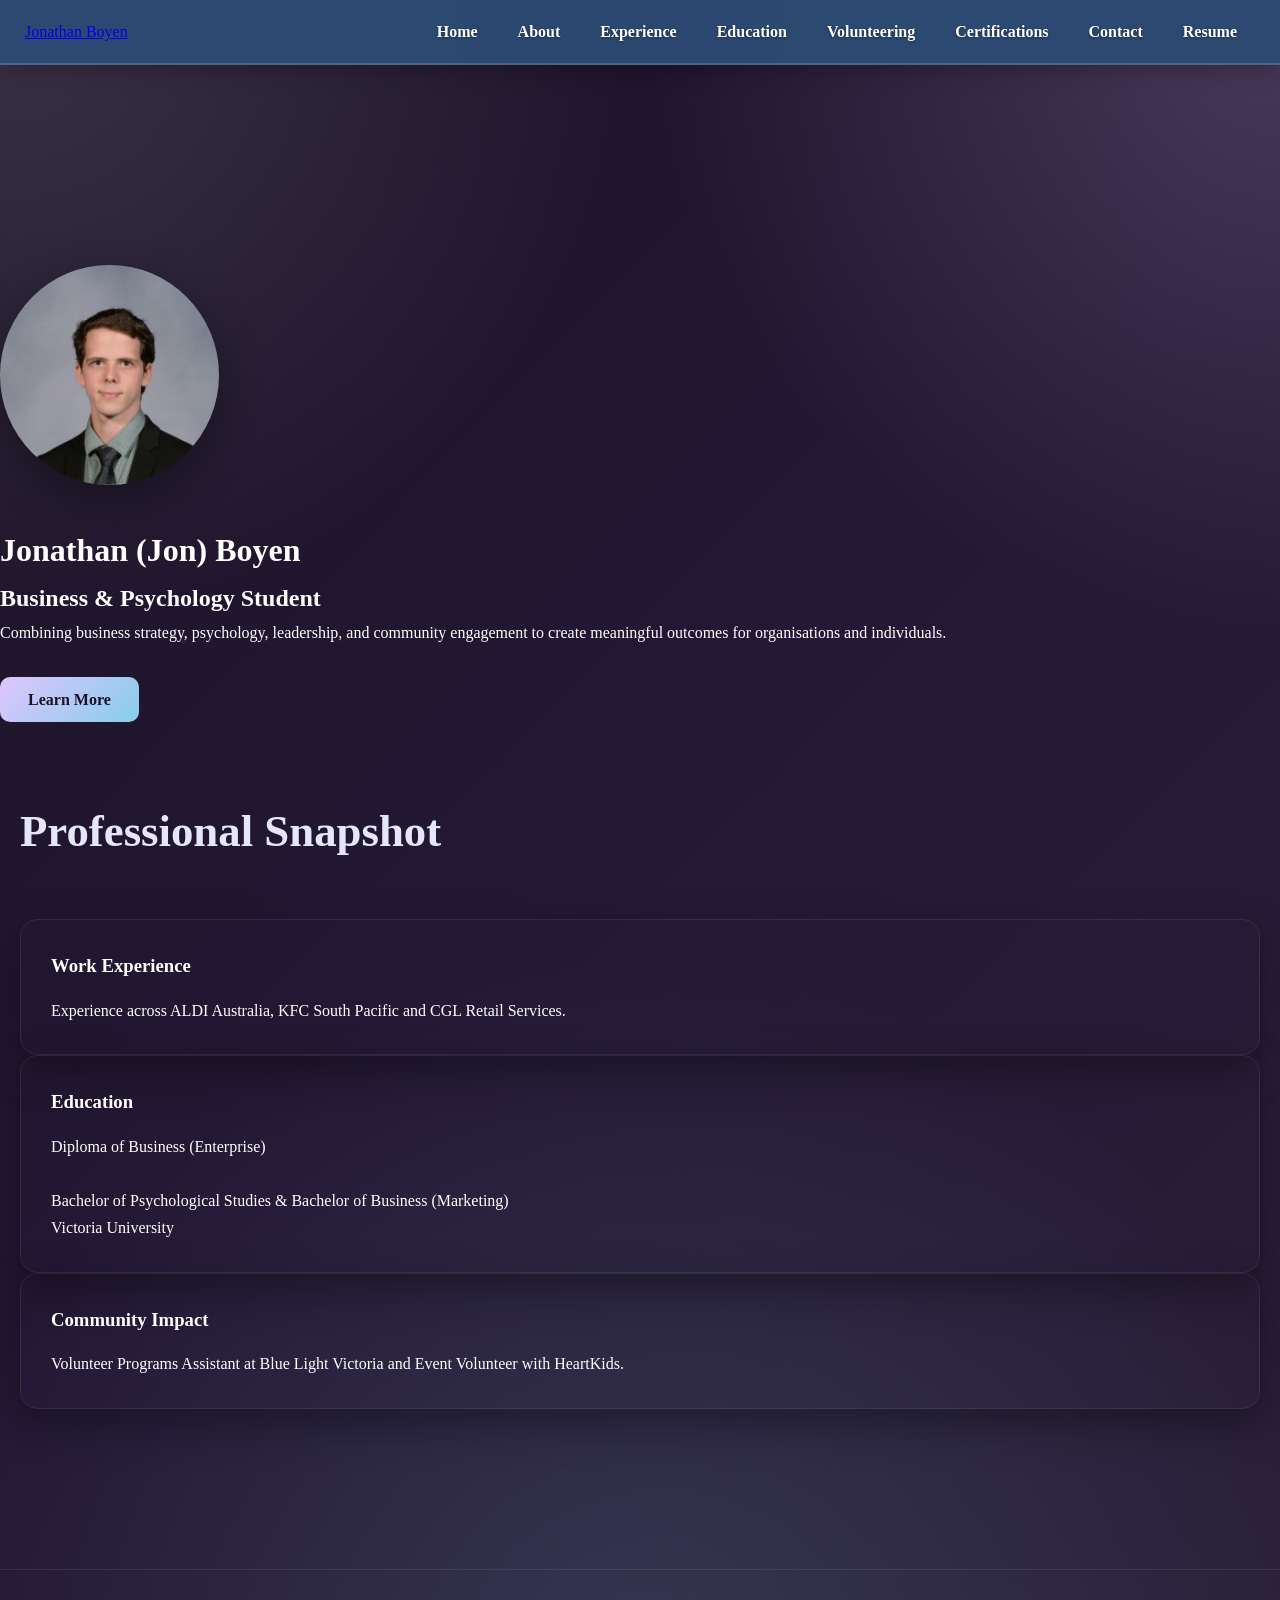
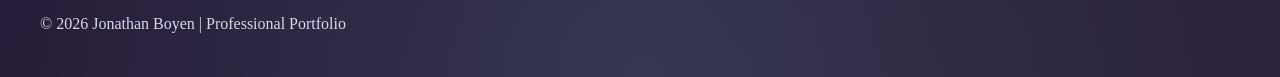
<file: index.html>
<!DOCTYPE html>
<html lang="en">

<head>

    <meta charset="UTF-8">
    <meta name="viewport" content="width=device-width, initial-scale=1.0">

    <title>Jonathan Boyen | Portfolio</title>

    <link rel="stylesheet" href="css/style.css">

</head>

<body>

<nav>

    <div class="nav-container">

        <a href="index.html" class="logo">
            Jonathan Boyen
        </a>

        <div class="nav-links">
        <a href="index.html">Home</a>
        <a href="about.html">About</a>
        <a href="experience.html">Experience</a>
        <a href="education.html">Education</a>
        <a href="volunteering.html">Volunteering</a>
        <a href="certifications.html">Certifications</a>
        <a href="contact.html">Contact</a>
        <a href="resume.html">Resume</a>
        </div>

    </div>

</nav>

<section class="hero">

    <div class="hero-content">

    </div>

</section>

    <img src="images/profile.jpg"
         alt="Jonathan Boyen"
         class="profile-image">

    <h1>Jonathan (Jon) Boyen</h1>

    <h2>
        Business & Psychology Student
    </h2>

<p>
    Combining business strategy, psychology, leadership, and community engagement to create meaningful outcomes for organisations and individuals.
</p>

<div style="margin-top:40px;">

    <a href="about.html" class="btn">
        Learn More
    </a>

</div>

</div>

</section>

<div class="container">

<h2 class="section-title">
    Professional Snapshot
</h2>

<div class="grid">

    <div class="grid-card">
        <h3>Work Experience</h3>
        <p>
            Experience across ALDI Australia, KFC South Pacific and CGL Retail Services.
        </p>
    </div>

<div class="grid-card">
    <h3>Education</h3>

    <p>
        Diploma of Business (Enterprise)
    </p>

    <br>

    <p>
        Bachelor of Psychological Studies & Bachelor of Business (Marketing)<br>
        Victoria University
    </p>
</div>

    <div class="grid-card">
        <h3>Community Impact</h3>
        <p>
            Volunteer Programs Assistant at Blue Light Victoria and Event Volunteer with HeartKids.
        </p>
    </div>

</div>

</div>

<footer>
    © 2026 Jonathan Boyen | Professional Portfolio
</footer>

</body>
</html>
</file>
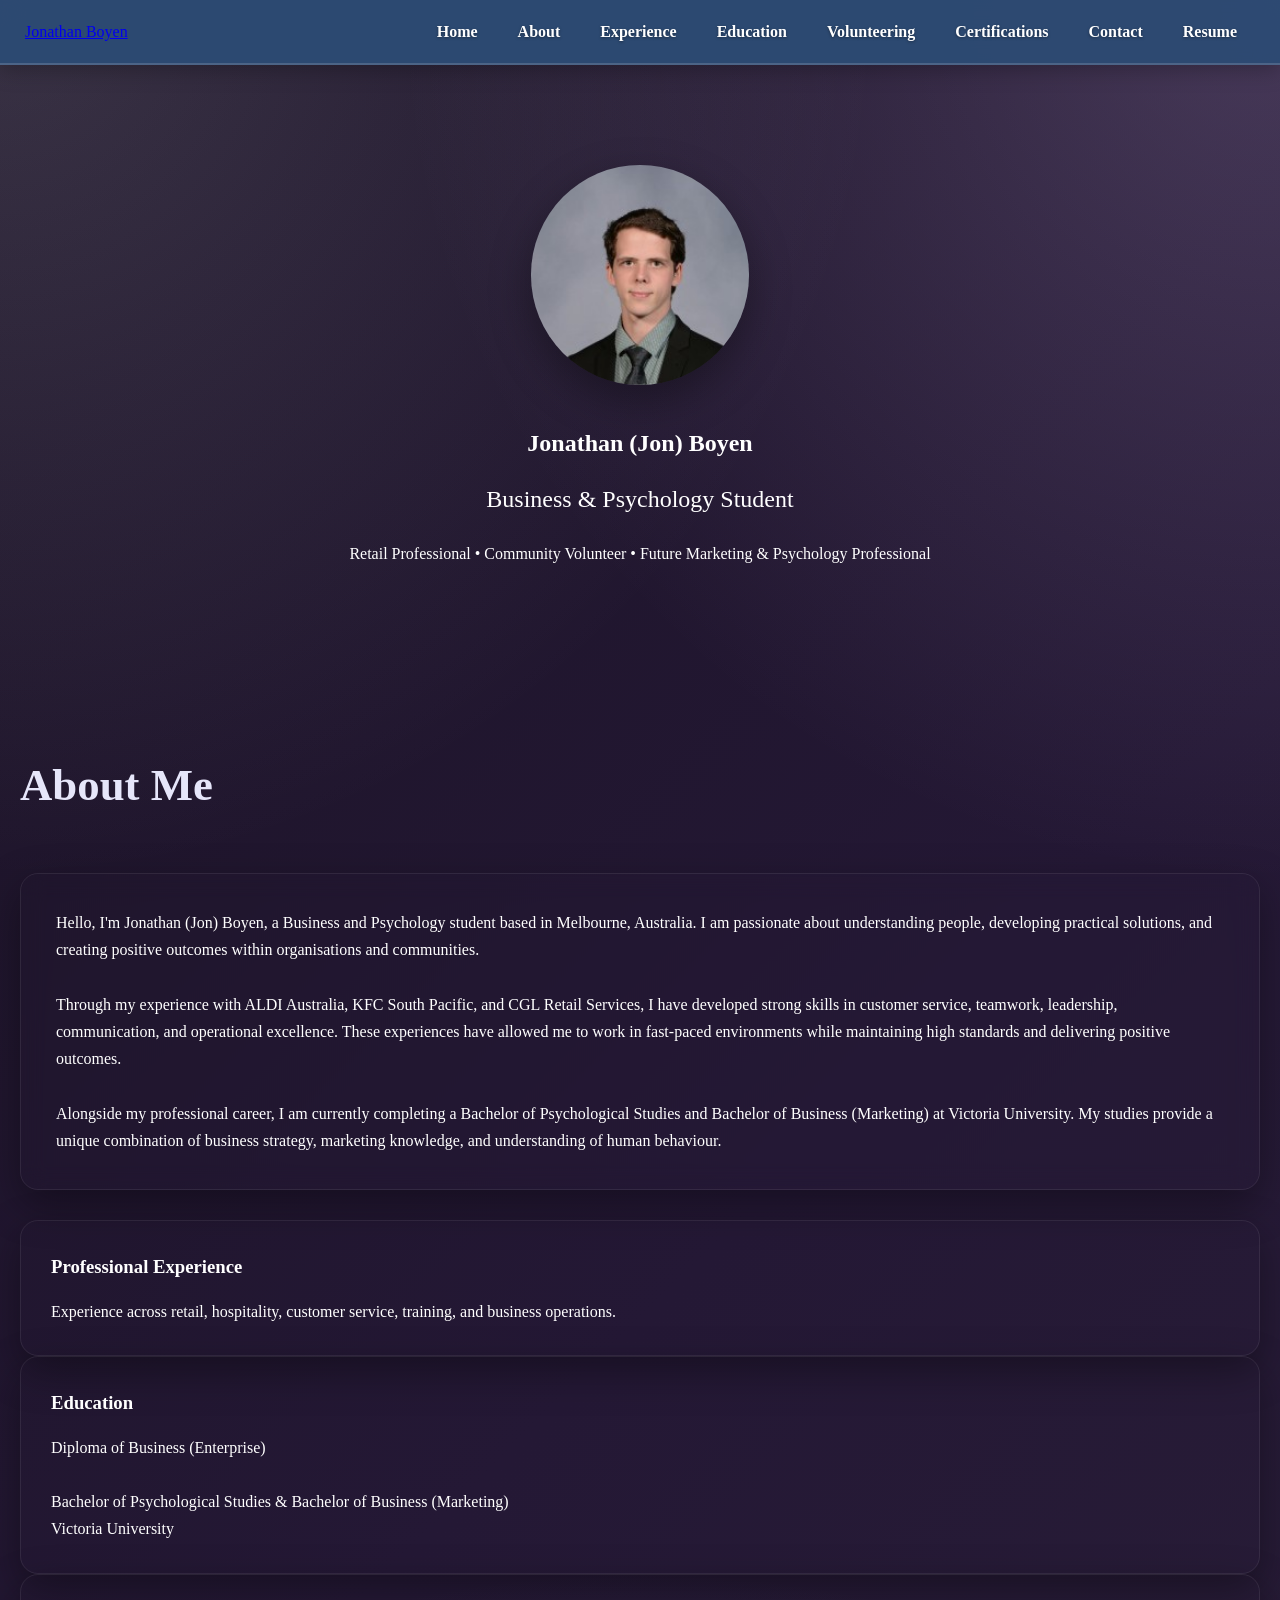
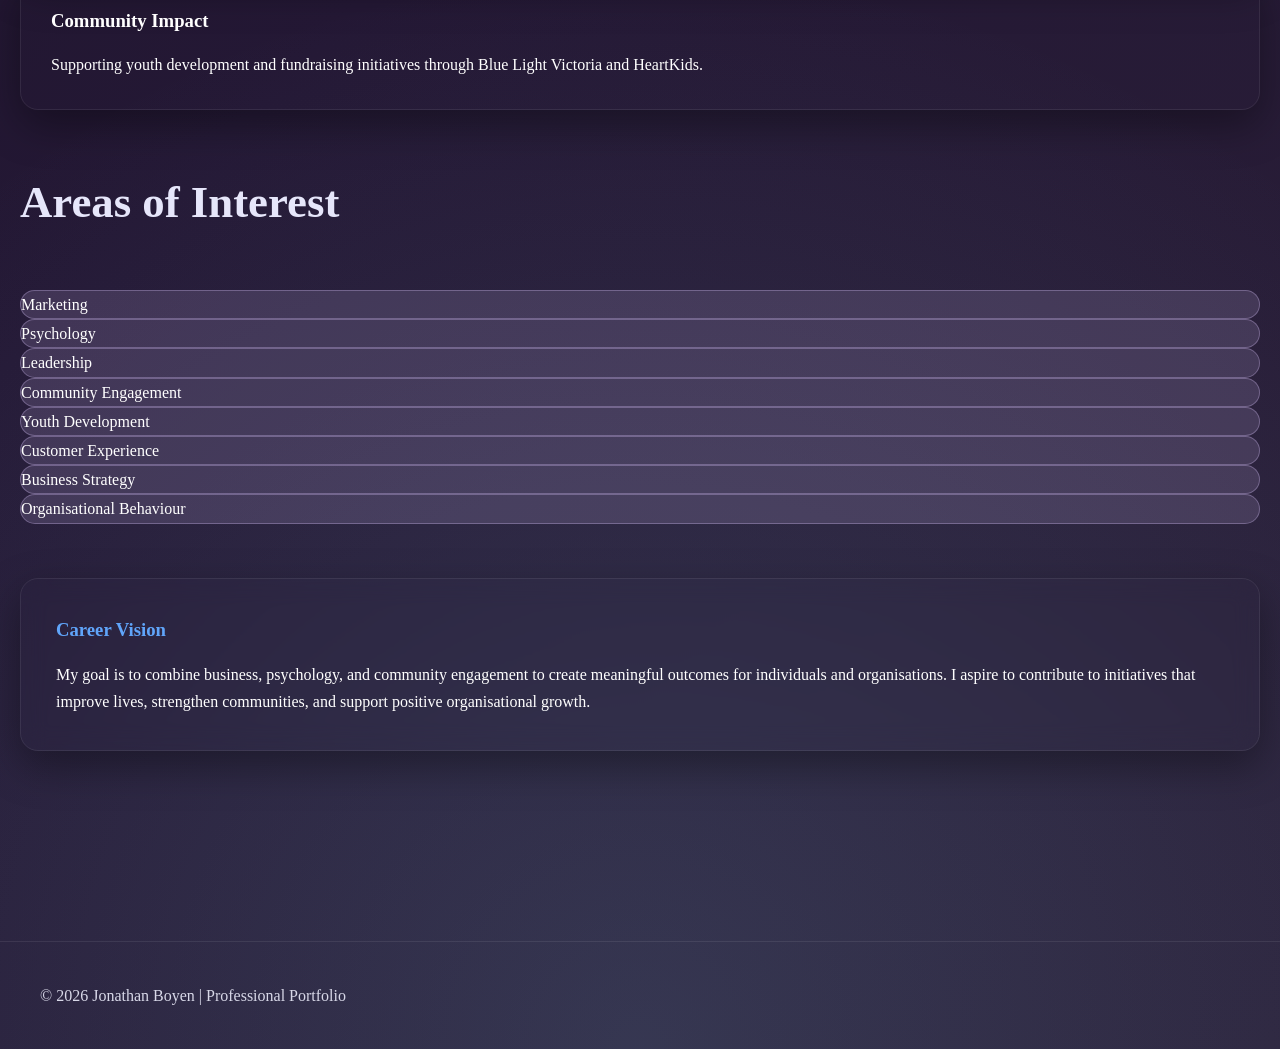
<file: about.html>
<!DOCTYPE html>

<html lang="en">

<head>

<meta charset="UTF-8">
<meta name="viewport" content="width=device-width, initial-scale=1.0">

<title>About Me | Jonathan Boyen</title>

<link rel="stylesheet" href="css/style.css">

</head>

<body>

<nav>

<div class="nav-container">

    <a href="index.html" class="logo">
        Jonathan Boyen
    </a>

    <div class="nav-links">
        <a href="index.html">Home</a>
        <a href="about.html">About</a>
        <a href="experience.html">Experience</a>
        <a href="education.html">Education</a>
        <a href="volunteering.html">Volunteering</a>
        <a href="certifications.html">Certifications</a>
        <a href="contact.html">Contact</a>
        <a href="resume.html">Resume</a>
    </div>

</div>

</nav>

<section class="hero">

<div class="hero-content">

    <img src="images/profile.jpg"
         alt="Jonathan Boyen"
         class="profile-image">

    <h1>Jonathan (Jon) Boyen</h1>

    <h2>Business & Psychology Student</h2>

    <p>
        Retail Professional • Community Volunteer • Future Marketing & Psychology Professional
    </p>

</div>

</section>

<div class="container">

<h2 class="section-title">About Me</h2>

<div class="card">

    <p>
        Hello, I'm Jonathan (Jon) Boyen, a Business and Psychology student based in Melbourne, Australia. I am passionate about understanding people, developing practical solutions, and creating positive outcomes within organisations and communities.
    </p>

    <br>

    <p>
        Through my experience with ALDI Australia, KFC South Pacific, and CGL Retail Services, I have developed strong skills in customer service, teamwork, leadership, communication, and operational excellence. These experiences have allowed me to work in fast-paced environments while maintaining high standards and delivering positive outcomes.
    </p>

    <br>

    <p>
        Alongside my professional career, I am currently completing a Bachelor of Psychological Studies and Bachelor of Business (Marketing) at Victoria University. My studies provide a unique combination of business strategy, marketing knowledge, and understanding of human behaviour.
    </p>

</div>

<div class="grid">

    <div class="grid-card">
        <h3>Professional Experience</h3>
        <p>
            Experience across retail, hospitality, customer service, training, and business operations.
        </p>
    </div>

<div class="grid-card">
    <h3>Education</h3>

    <p>
        Diploma of Business (Enterprise)
    </p>

    <br>

    <p>
        Bachelor of Psychological Studies & Bachelor of Business (Marketing)<br>
        Victoria University
    </p>
</div>

    <div class="grid-card">
        <h3>Community Impact</h3>
        <p>
            Supporting youth development and fundraising initiatives through Blue Light Victoria and HeartKids.
        </p>
    </div>

</div>

<br><br>

<h2 class="section-title">Areas of Interest</h2>

<div class="tags">

    <div class="tag">Marketing</div>
    <div class="tag">Psychology</div>
    <div class="tag">Leadership</div>
    <div class="tag">Community Engagement</div>
    <div class="tag">Youth Development</div>
    <div class="tag">Customer Experience</div>
    <div class="tag">Business Strategy</div>
    <div class="tag">Organisational Behaviour</div>

</div>

<br><br>

<div class="card">

    <h3 style="margin-bottom:15px;color:#60a5fa;">
        Career Vision
    </h3>

    <p>
        My goal is to combine business, psychology, and community engagement to create meaningful outcomes for individuals and organisations. I aspire to contribute to initiatives that improve lives, strengthen communities, and support positive organisational growth.
    </p>

</div>

</div>

<footer>

© 2026 Jonathan Boyen | Professional Portfolio

</footer>

</body>

</html>
</file>
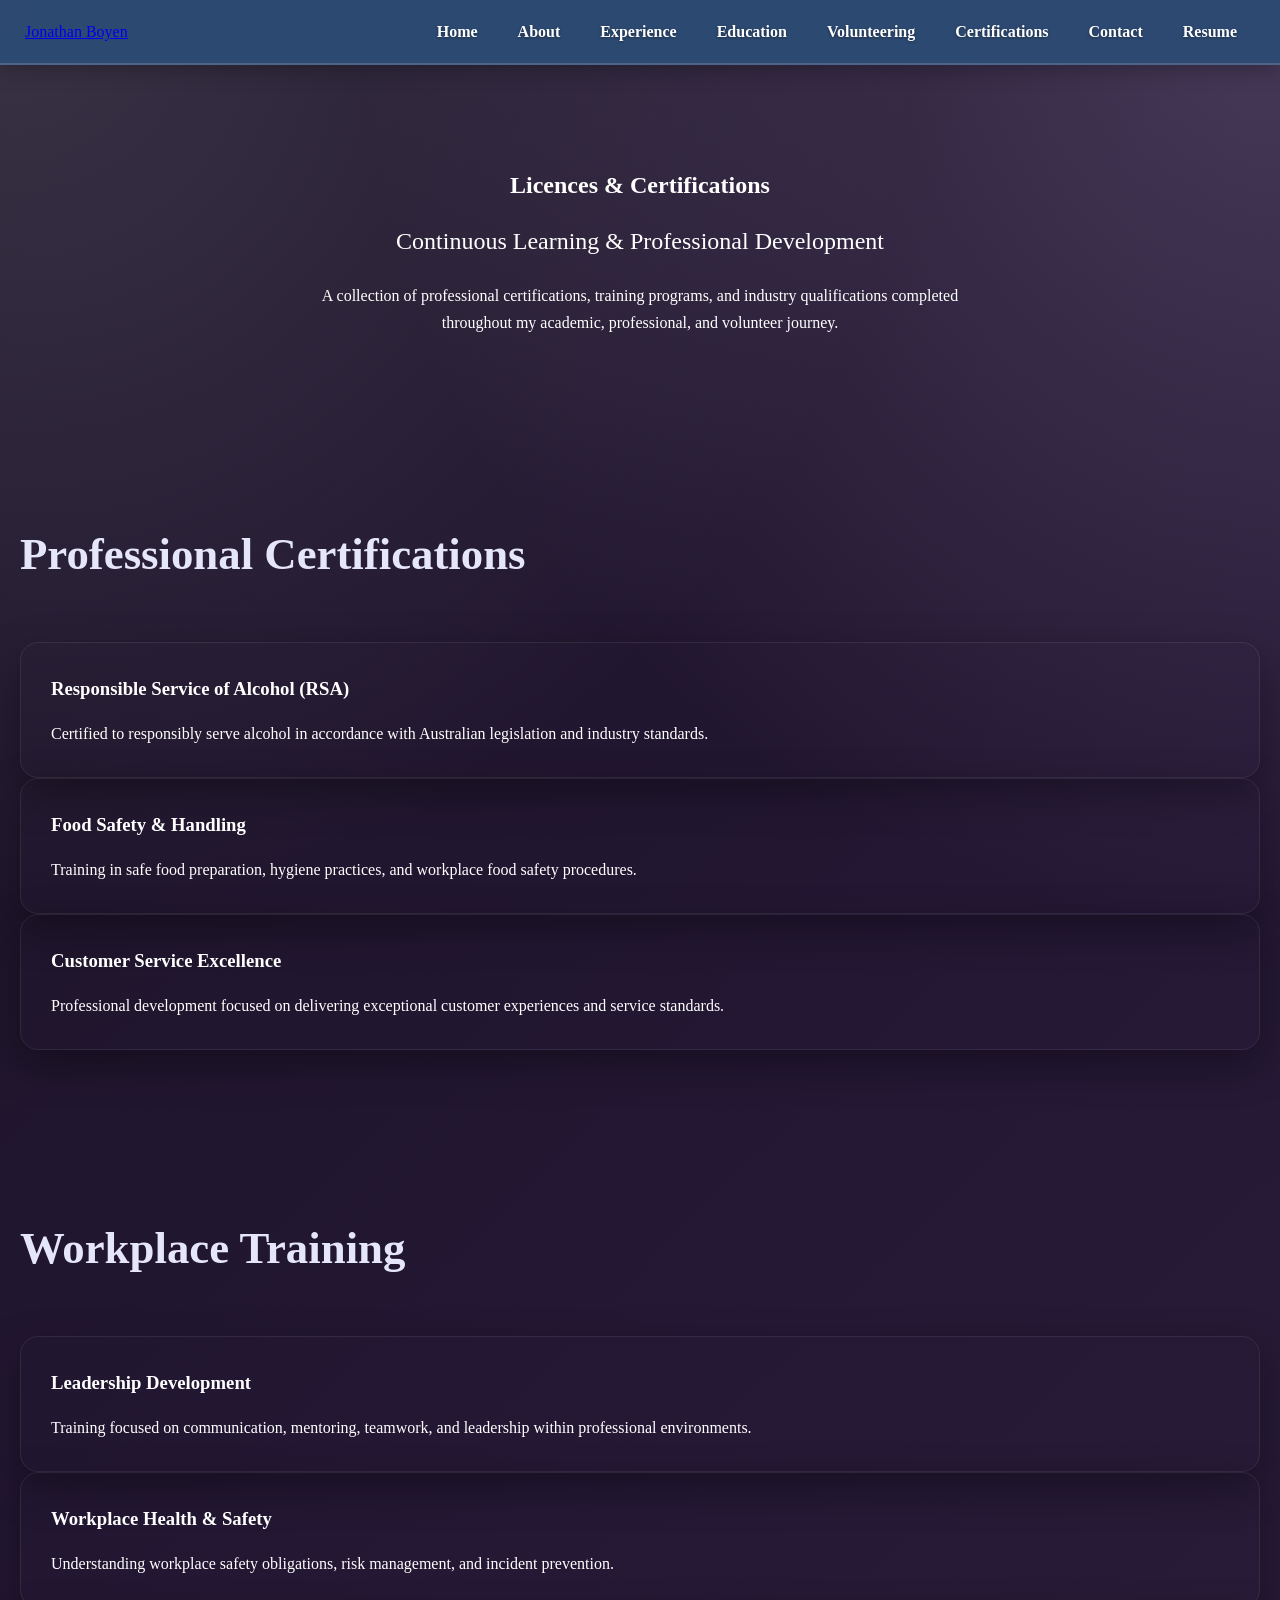
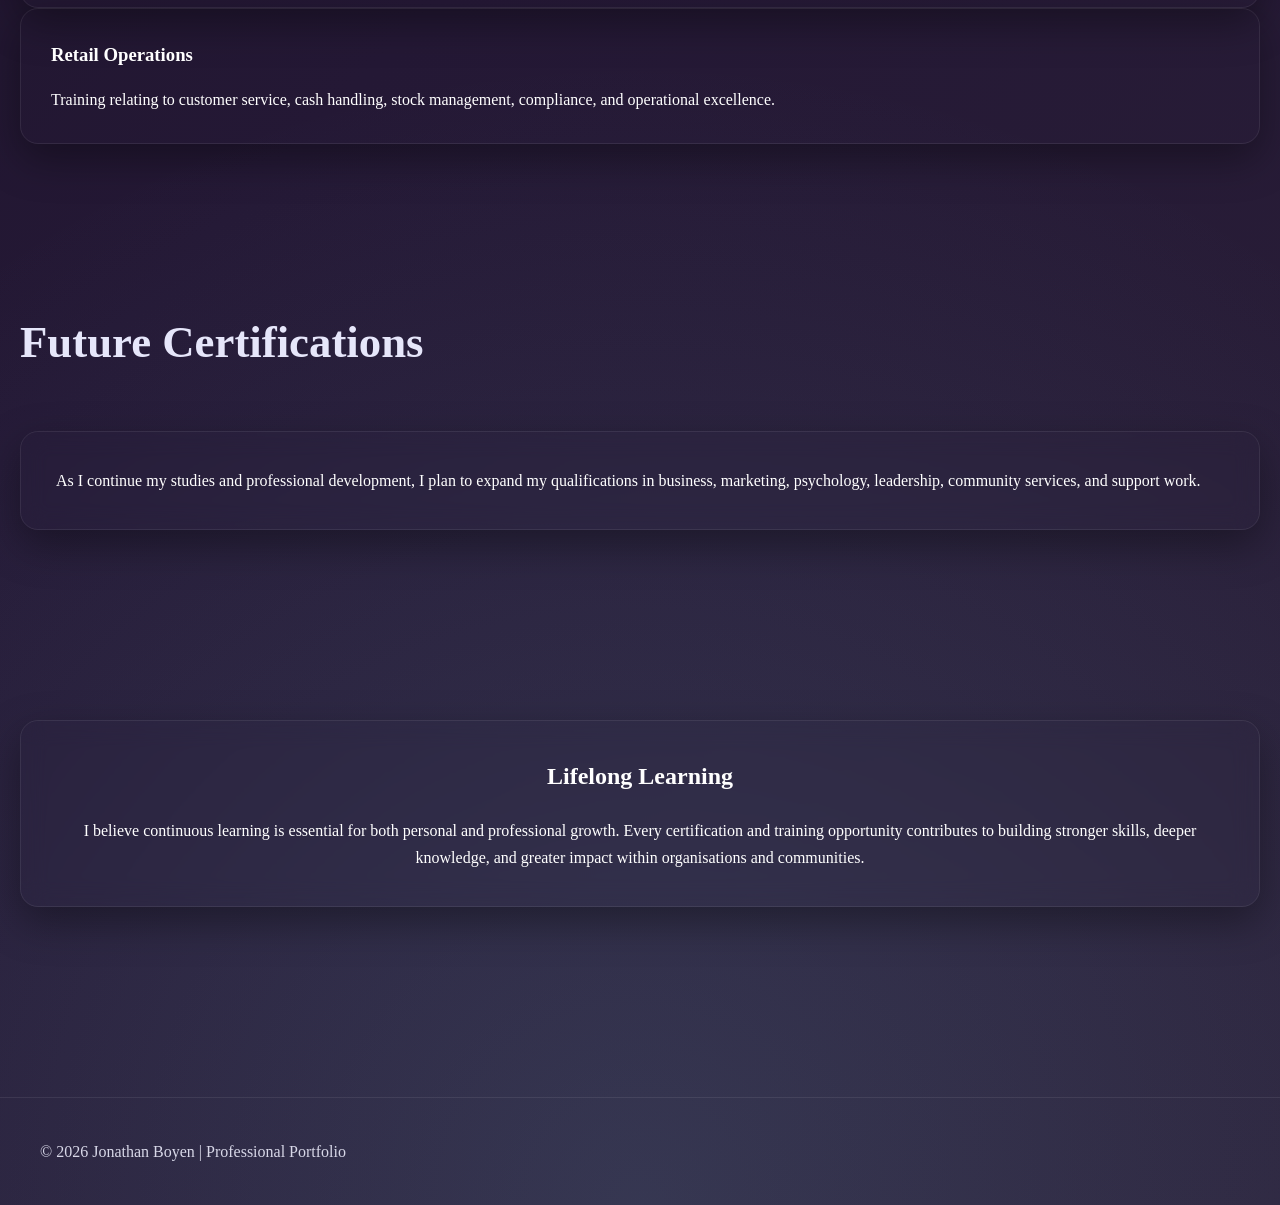
<file: certifications.html>
<!DOCTYPE html>

<html lang="en">

<head>

<meta charset="UTF-8">
<meta name="viewport" content="width=device-width, initial-scale=1.0">

<title>Certifications | Jonathan Boyen</title>

<link rel="stylesheet" href="css/style.css">

</head>

<body>

<nav>

<div class="nav-container">

    <a href="index.html" class="logo">
        Jonathan Boyen
    </a>

    <div class="nav-links">
        <a href="index.html">Home</a>
        <a href="about.html">About</a>
        <a href="experience.html">Experience</a>
        <a href="education.html">Education</a>
        <a href="volunteering.html">Volunteering</a>
        <a href="certifications.html">Certifications</a>
        <a href="contact.html">Contact</a>
        <a href="resume.html">Resume</a>
    </div>

</div>

</nav>

<section class="hero">

<div class="hero-content">

    <h1>Licences & Certifications</h1>

    <h2>
        Continuous Learning & Professional Development
    </h2>

    <p>
        A collection of professional certifications, training programs, and industry qualifications completed throughout my academic, professional, and volunteer journey.
    </p>

</div>

</section>

<div class="container">

<h2 class="section-title">
    Professional Certifications
</h2>

<div class="grid">

    <div class="grid-card">
        <h3>Responsible Service of Alcohol (RSA)</h3>
        <p>
            Certified to responsibly serve alcohol in accordance with Australian legislation and industry standards.
        </p>
    </div>

    <div class="grid-card">
        <h3>Food Safety & Handling</h3>
        <p>
            Training in safe food preparation, hygiene practices, and workplace food safety procedures.
        </p>
    </div>

    <div class="grid-card">
        <h3>Customer Service Excellence</h3>
        <p>
            Professional development focused on delivering exceptional customer experiences and service standards.
        </p>
    </div>

</div>

</div>

<div class="container">

<h2 class="section-title">
    Workplace Training
</h2>

<div class="grid">

    <div class="grid-card">
        <h3>Leadership Development</h3>
        <p>
            Training focused on communication, mentoring, teamwork, and leadership within professional environments.
        </p>
    </div>

    <div class="grid-card">
        <h3>Workplace Health & Safety</h3>
        <p>
            Understanding workplace safety obligations, risk management, and incident prevention.
        </p>
    </div>

    <div class="grid-card">
        <h3>Retail Operations</h3>
        <p>
            Training relating to customer service, cash handling, stock management, compliance, and operational excellence.
        </p>
    </div>

</div>

</div>

<div class="container">

<h2 class="section-title">
    Future Certifications
</h2>

<div class="card">

    <p>
        As I continue my studies and professional development, I plan to expand my qualifications in business, marketing, psychology, leadership, community services, and support work.
    </p>

</div>

</div>

<div class="container">

<div class="card" style="text-align:center;">

    <h2 style="margin-bottom:20px;">
        Lifelong Learning
    </h2>

    <p>
        I believe continuous learning is essential for both personal and professional growth. Every certification and training opportunity contributes to building stronger skills, deeper knowledge, and greater impact within organisations and communities.
    </p>

</div>

</div>

<footer>

© 2026 Jonathan Boyen | Professional Portfolio

</footer>

</body>

</html>
</file>
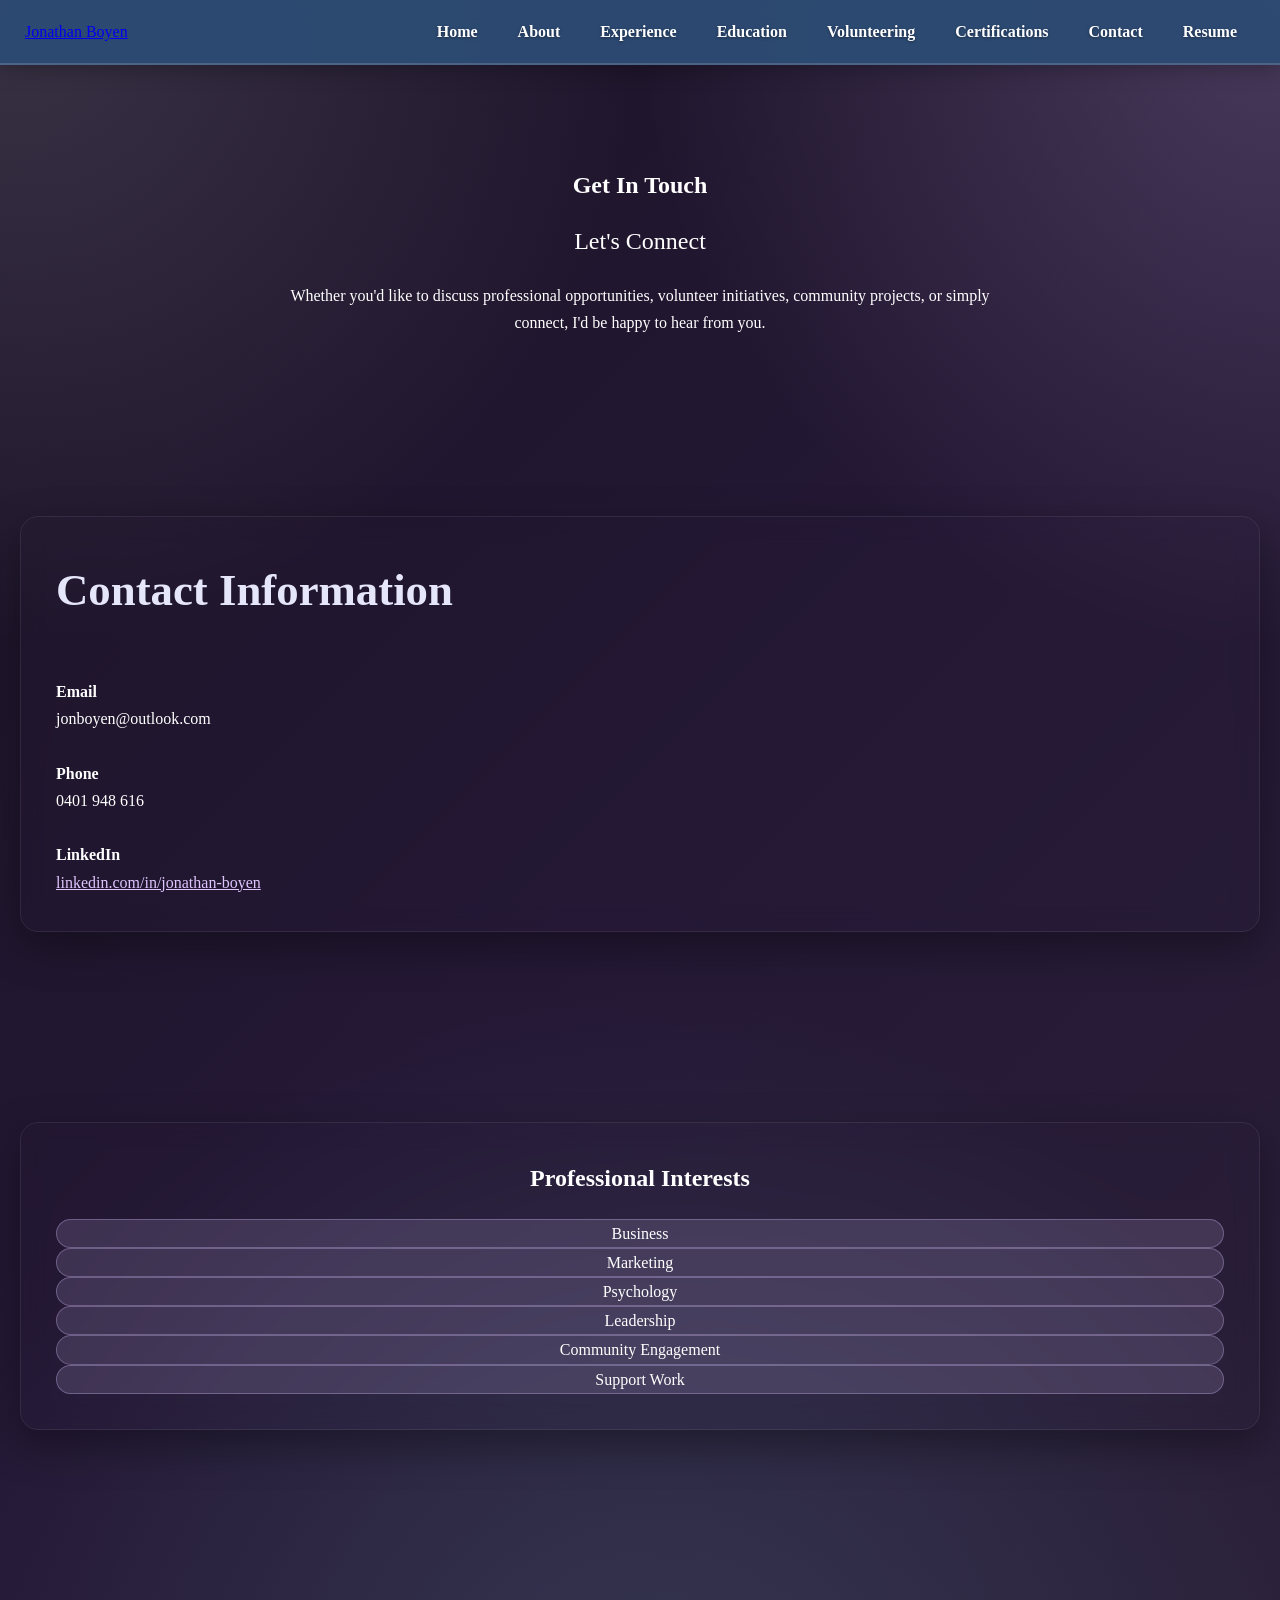
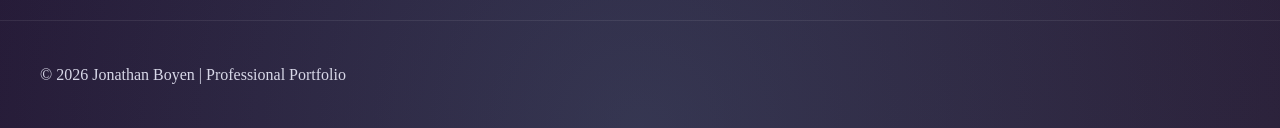
<file: contact.html>
<!DOCTYPE html>

<html lang="en">

<head>

<meta charset="UTF-8">
<meta name="viewport" content="width=device-width, initial-scale=1.0">

<title>Contact | Jonathan Boyen</title>

<link rel="stylesheet" href="css/style.css">

</head>

<body>

<nav>

<div class="nav-container">

    <a href="index.html" class="logo">
        Jonathan Boyen
    </a>

    <div class="nav-links">
        <a href="index.html">Home</a>
        <a href="about.html">About</a>
        <a href="experience.html">Experience</a>
        <a href="education.html">Education</a>
        <a href="volunteering.html">Volunteering</a>
        <a href="certifications.html">Certifications</a>
        <a href="contact.html">Contact</a>
        <a href="resume.html">Resume</a>
    </div>

</div>

</nav>

<section class="hero">

<div class="hero-content">

    <h1>Get In Touch</h1>

    <h2>
        Let's Connect
    </h2>

    <p>
        Whether you'd like to discuss professional opportunities, volunteer initiatives, community projects, or simply connect, I'd be happy to hear from you.
    </p>

</div>

</section>

<div class="container">

<div class="card">

    <h2 class="section-title">
        Contact Information
    </h2>

    <p>
        <strong>Email</strong><br>
        jonboyen@outlook.com
    </p>

    <br>

    <p>
        <strong>Phone</strong><br>
        0401 948 616
    </p>

    <br>

    <p>
        <strong>LinkedIn</strong><br>
        <a href="https://www.linkedin.com/in/jonathan-boyen"
           target="_blank"
           style="color:#DFC5FE;">
           linkedin.com/in/jonathan-boyen
        </a>
    </p>

</div>

</div>

<div class="container">

<div class="card" style="text-align:center;">

    <h2 style="margin-bottom:20px;">
        Professional Interests
    </h2>

    <div class="tags">

        <div class="tag">Business</div>
        <div class="tag">Marketing</div>
        <div class="tag">Psychology</div>
        <div class="tag">Leadership</div>
        <div class="tag">Community Engagement</div>
        <div class="tag">Support Work</div>

    </div>

</div>

</div>

<footer>

© 2026 Jonathan Boyen | Professional Portfolio

</footer>

</body>

</html>
</file>
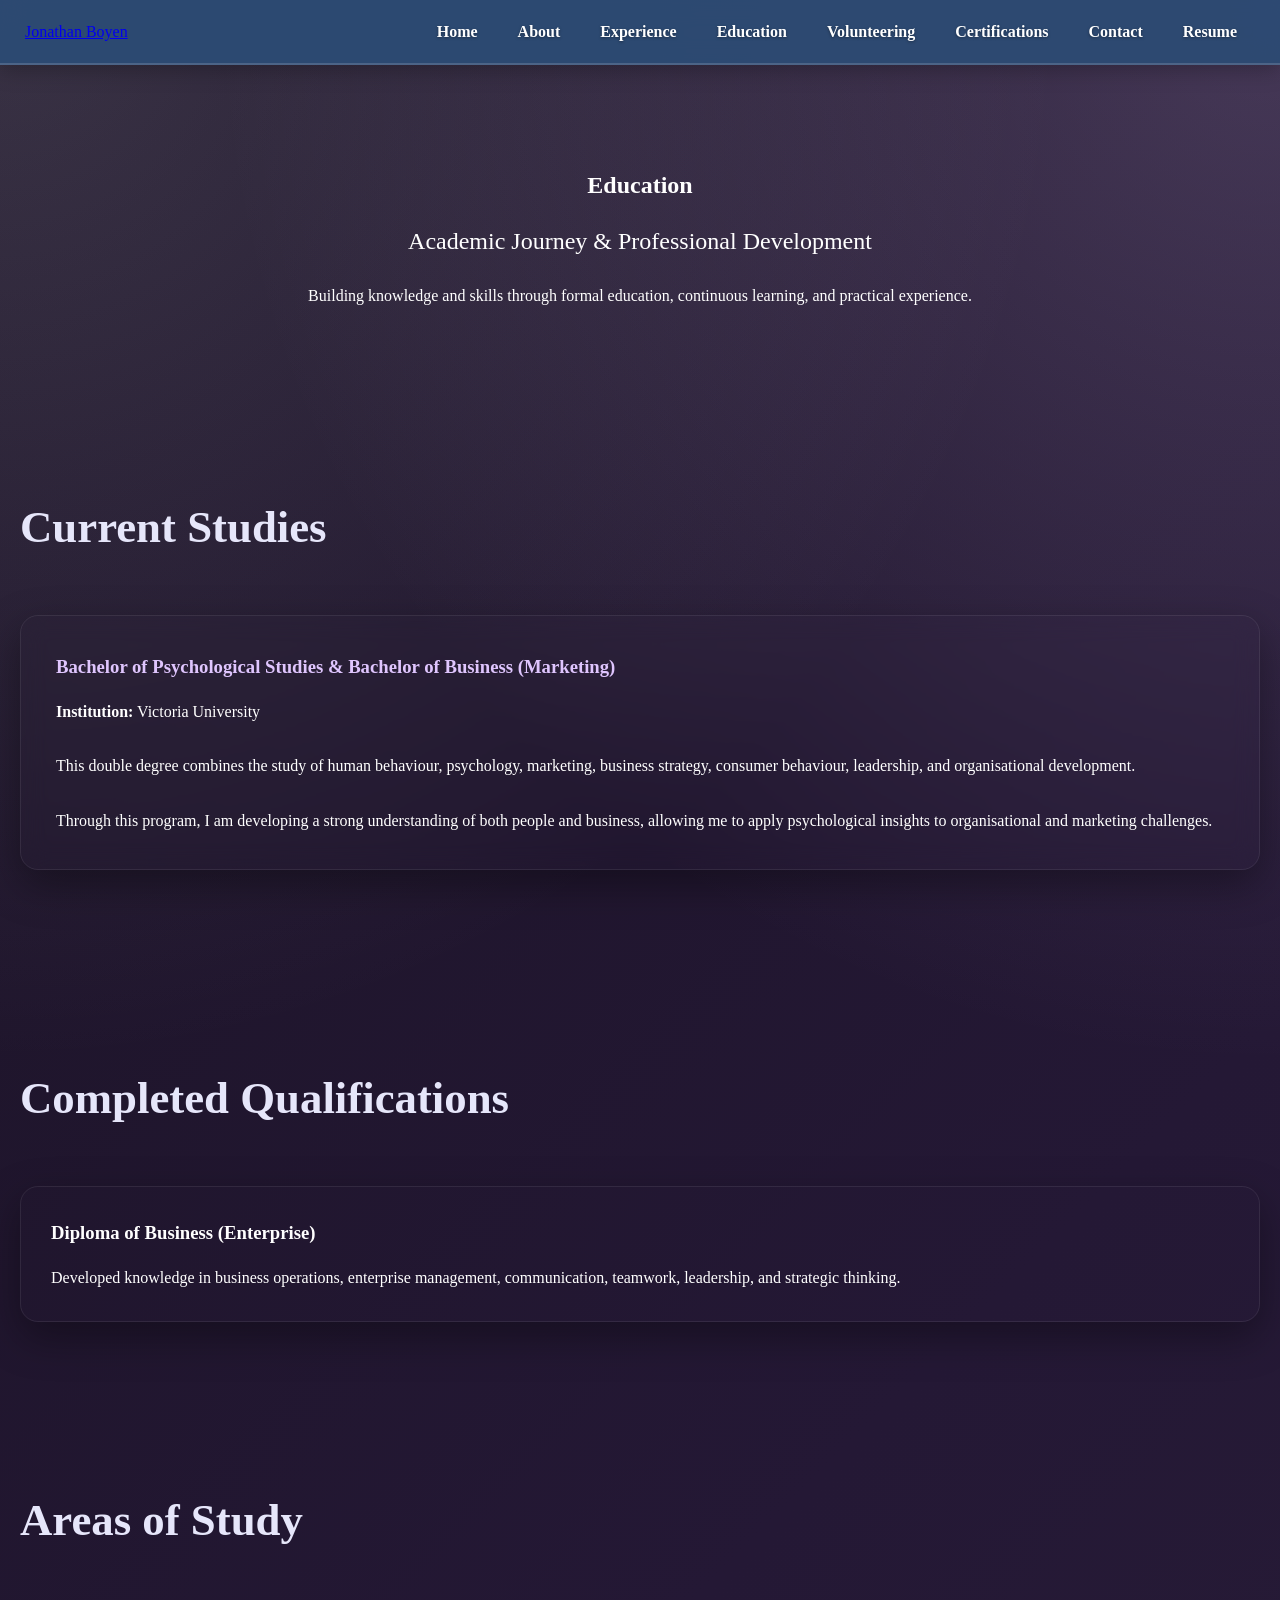
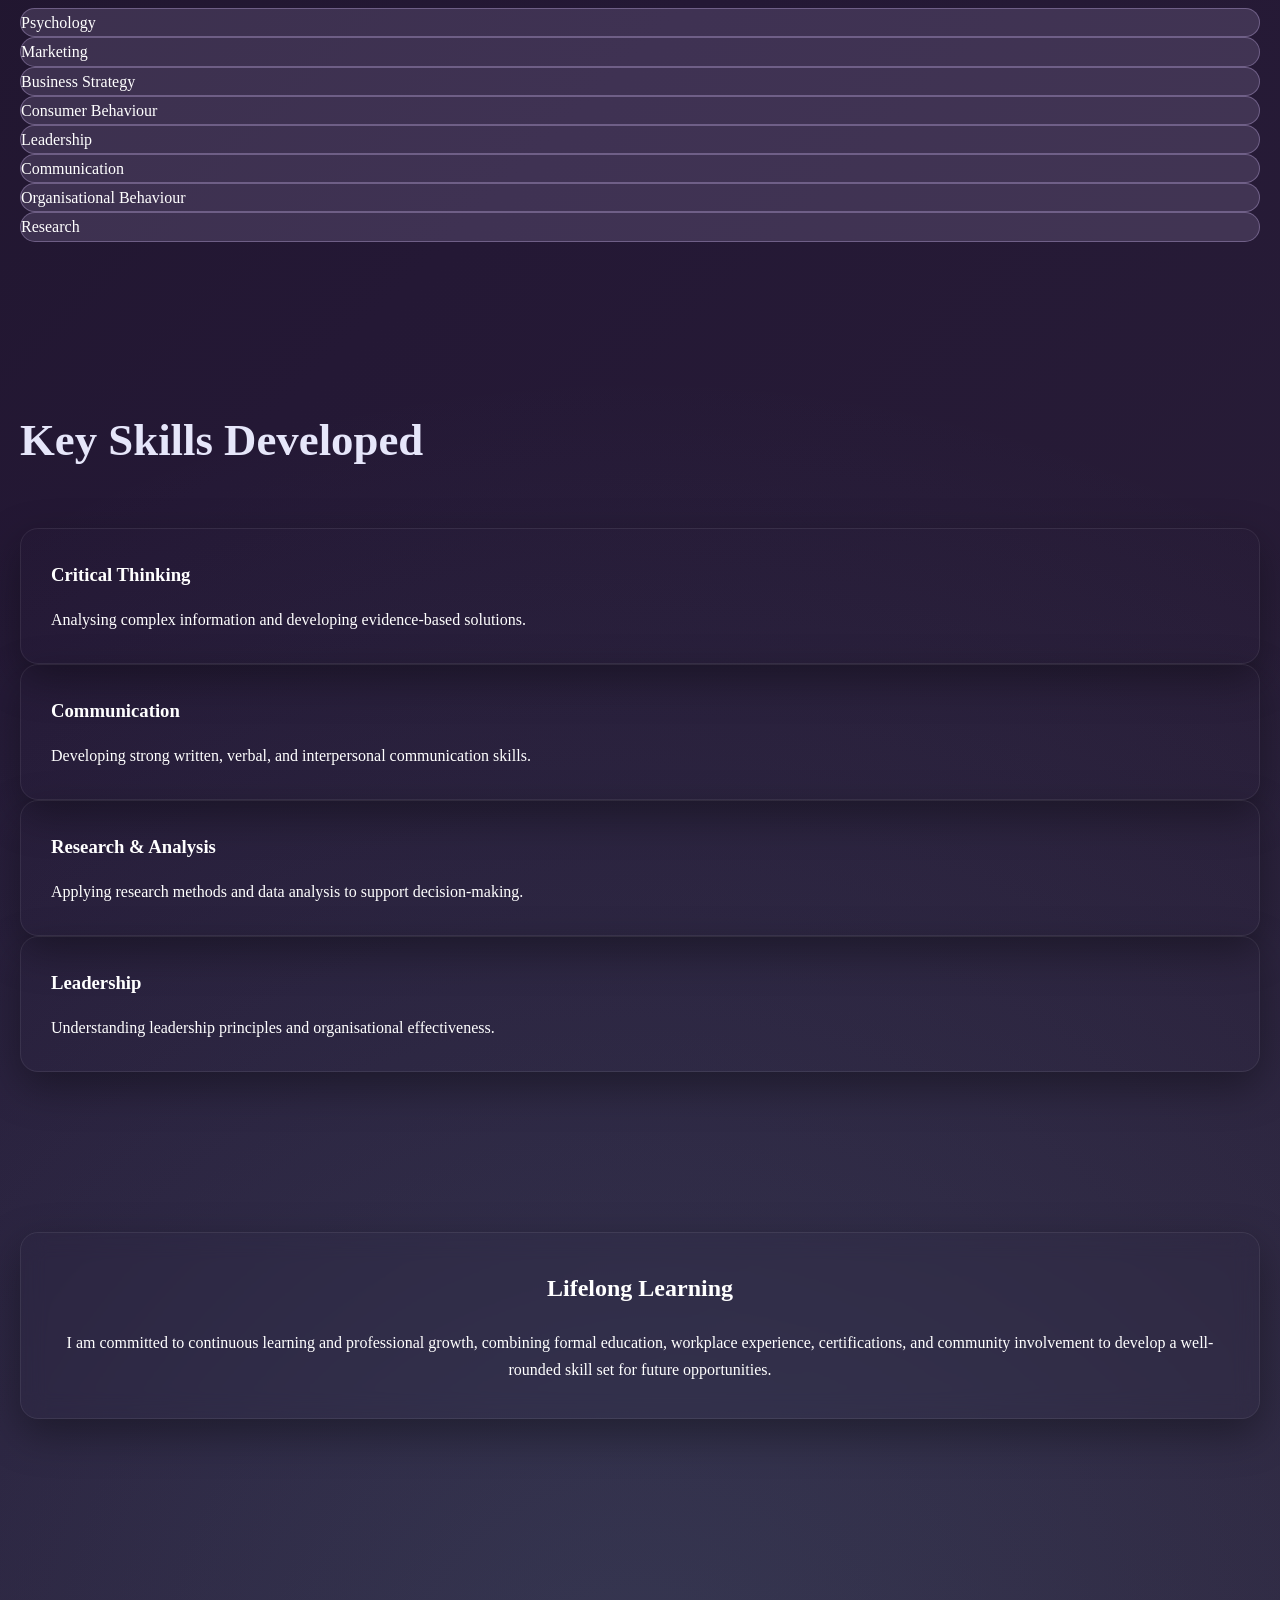
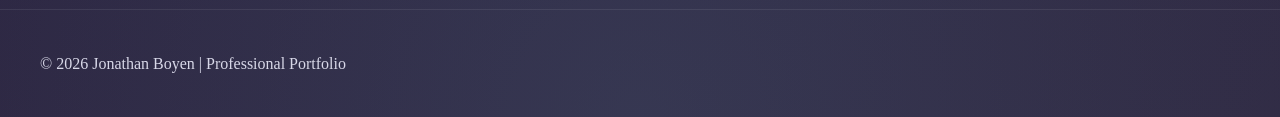
<file: education.html>
<!DOCTYPE html>

<html lang="en">

<head>

<meta charset="UTF-8">
<meta name="viewport" content="width=device-width, initial-scale=1.0">

<title>Education | Jonathan Boyen</title>

<link rel="stylesheet" href="css/style.css">

</head>

<body>

<nav>

<div class="nav-container">

    <a href="index.html" class="logo">
        Jonathan Boyen
    </a>

    <div class="nav-links">
        <a href="index.html">Home</a>
        <a href="about.html">About</a>
        <a href="experience.html">Experience</a>
        <a href="education.html">Education</a>
        <a href="volunteering.html">Volunteering</a>
        <a href="certifications.html">Certifications</a>
        <a href="contact.html">Contact</a>
        <a href="resume.html">Resume</a>
    </div>

</div>

</nav>

<section class="hero">

<div class="hero-content">

    <h1>Education</h1>

    <h2>
        Academic Journey & Professional Development
    </h2>

    <p>
        Building knowledge and skills through formal education, continuous learning, and practical experience.
    </p>

</div>

</section>

<div class="container">

<h2 class="section-title">
    Current Studies
</h2>

<div class="card">

    <h3 style="color:#DFC5FE; margin-bottom:15px;">
        Bachelor of Psychological Studies & Bachelor of Business (Marketing)
    </h3>

    <p>
        <strong>Institution:</strong> Victoria University
    </p>

    <br>

    <p>
        This double degree combines the study of human behaviour, psychology, marketing, business strategy, consumer behaviour, leadership, and organisational development.
    </p>

    <br>

    <p>
        Through this program, I am developing a strong understanding of both people and business, allowing me to apply psychological insights to organisational and marketing challenges.
    </p>

</div>

</div>

<div class="container">

<h2 class="section-title">
    Completed Qualifications
</h2>

<div class="grid">

    <div class="grid-card">

        <h3>Diploma of Business (Enterprise)</h3>

        <p>
            Developed knowledge in business operations, enterprise management, communication, teamwork, leadership, and strategic thinking.
        </p>

    </div>

</div>

</div>

<div class="container">

<h2 class="section-title">
    Areas of Study
</h2>

<div class="tags">

    <div class="tag">Psychology</div>
    <div class="tag">Marketing</div>
    <div class="tag">Business Strategy</div>
    <div class="tag">Consumer Behaviour</div>
    <div class="tag">Leadership</div>
    <div class="tag">Communication</div>
    <div class="tag">Organisational Behaviour</div>
    <div class="tag">Research</div>

</div>

</div>

<div class="container">

<h2 class="section-title">
    Key Skills Developed
</h2>

<div class="grid">

    <div class="grid-card">
        <h3>Critical Thinking</h3>
        <p>
            Analysing complex information and developing evidence-based solutions.
        </p>
    </div>

    <div class="grid-card">
        <h3>Communication</h3>
        <p>
            Developing strong written, verbal, and interpersonal communication skills.
        </p>
    </div>

    <div class="grid-card">
        <h3>Research & Analysis</h3>
        <p>
            Applying research methods and data analysis to support decision-making.
        </p>
    </div>

    <div class="grid-card">
        <h3>Leadership</h3>
        <p>
            Understanding leadership principles and organisational effectiveness.
        </p>
    </div>

</div>

</div>

<div class="container">

<div class="card" style="text-align:center;">

    <h2 style="margin-bottom:20px;">
        Lifelong Learning
    </h2>

    <p>
        I am committed to continuous learning and professional growth, combining formal education, workplace experience, certifications, and community involvement to develop a well-rounded skill set for future opportunities.
    </p>

</div>

</div>

<footer>

© 2026 Jonathan Boyen | Professional Portfolio

</footer>

</body>

</html>
</file>
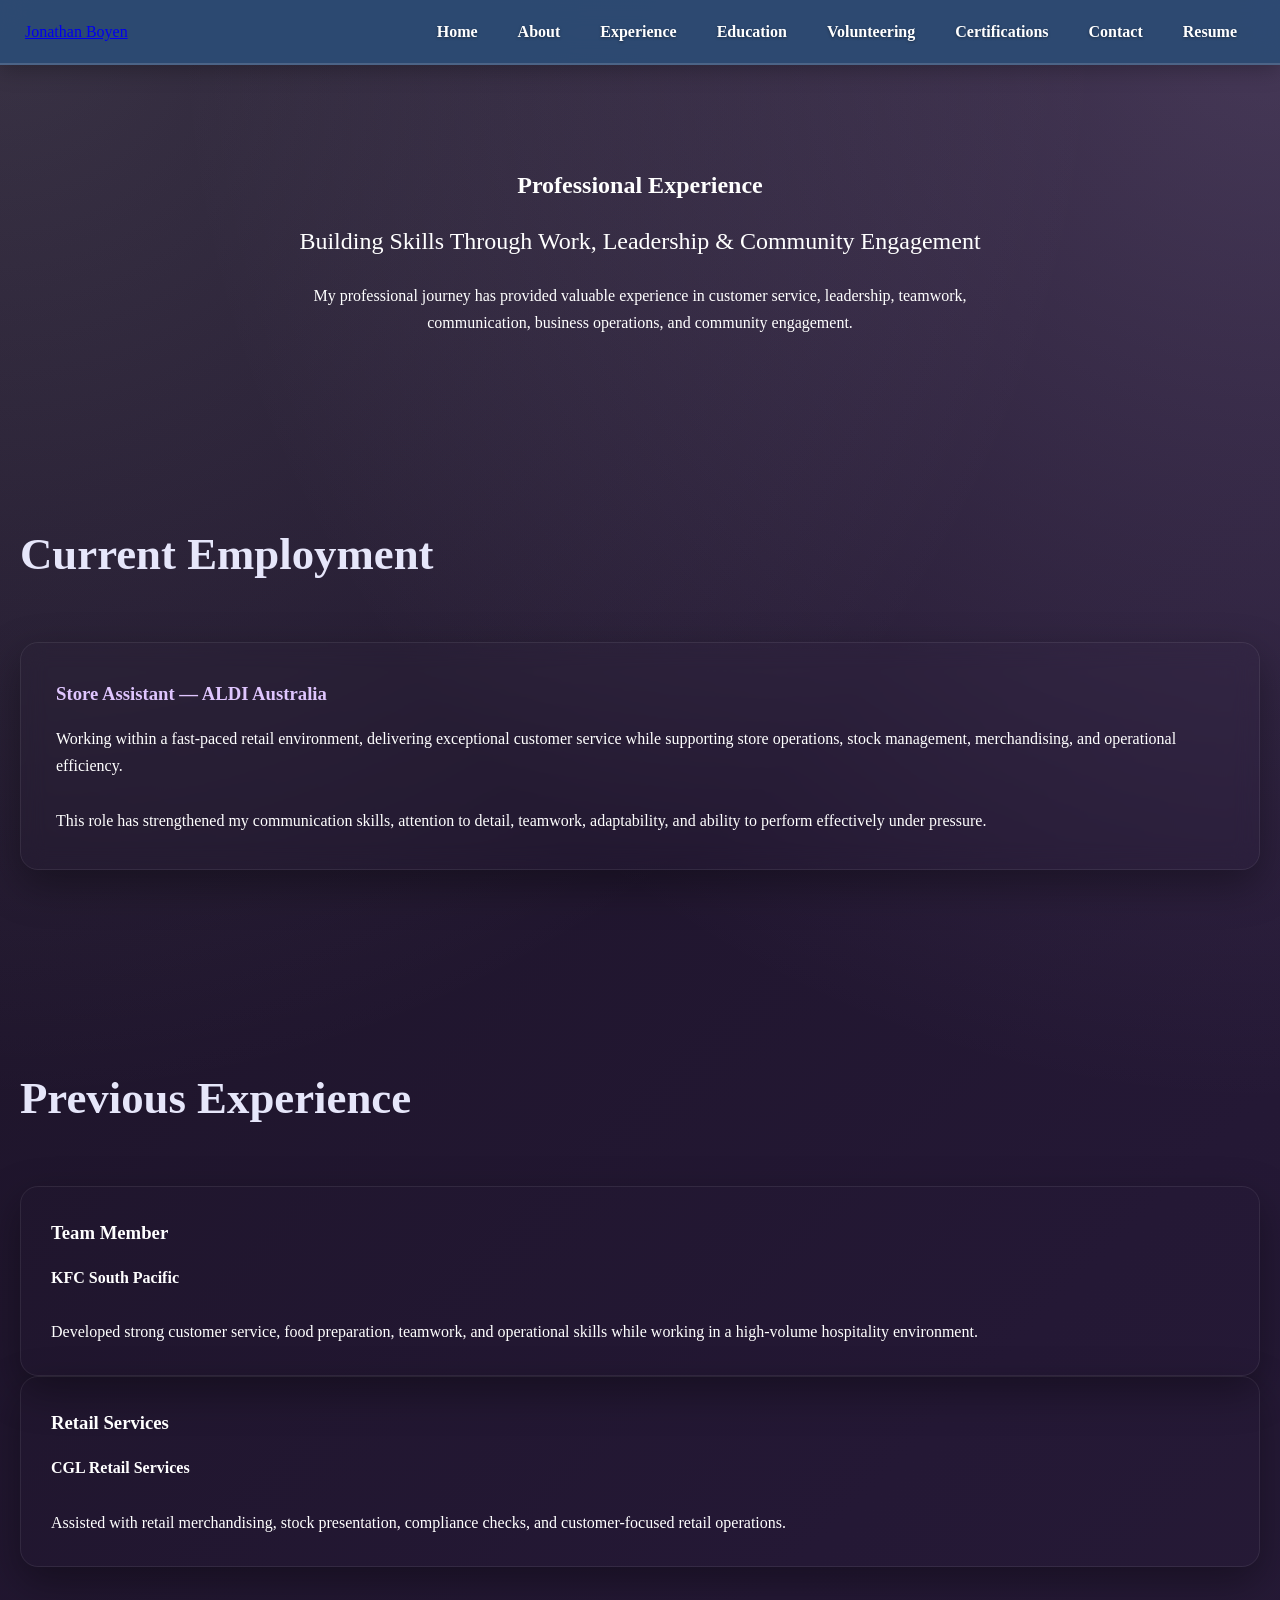
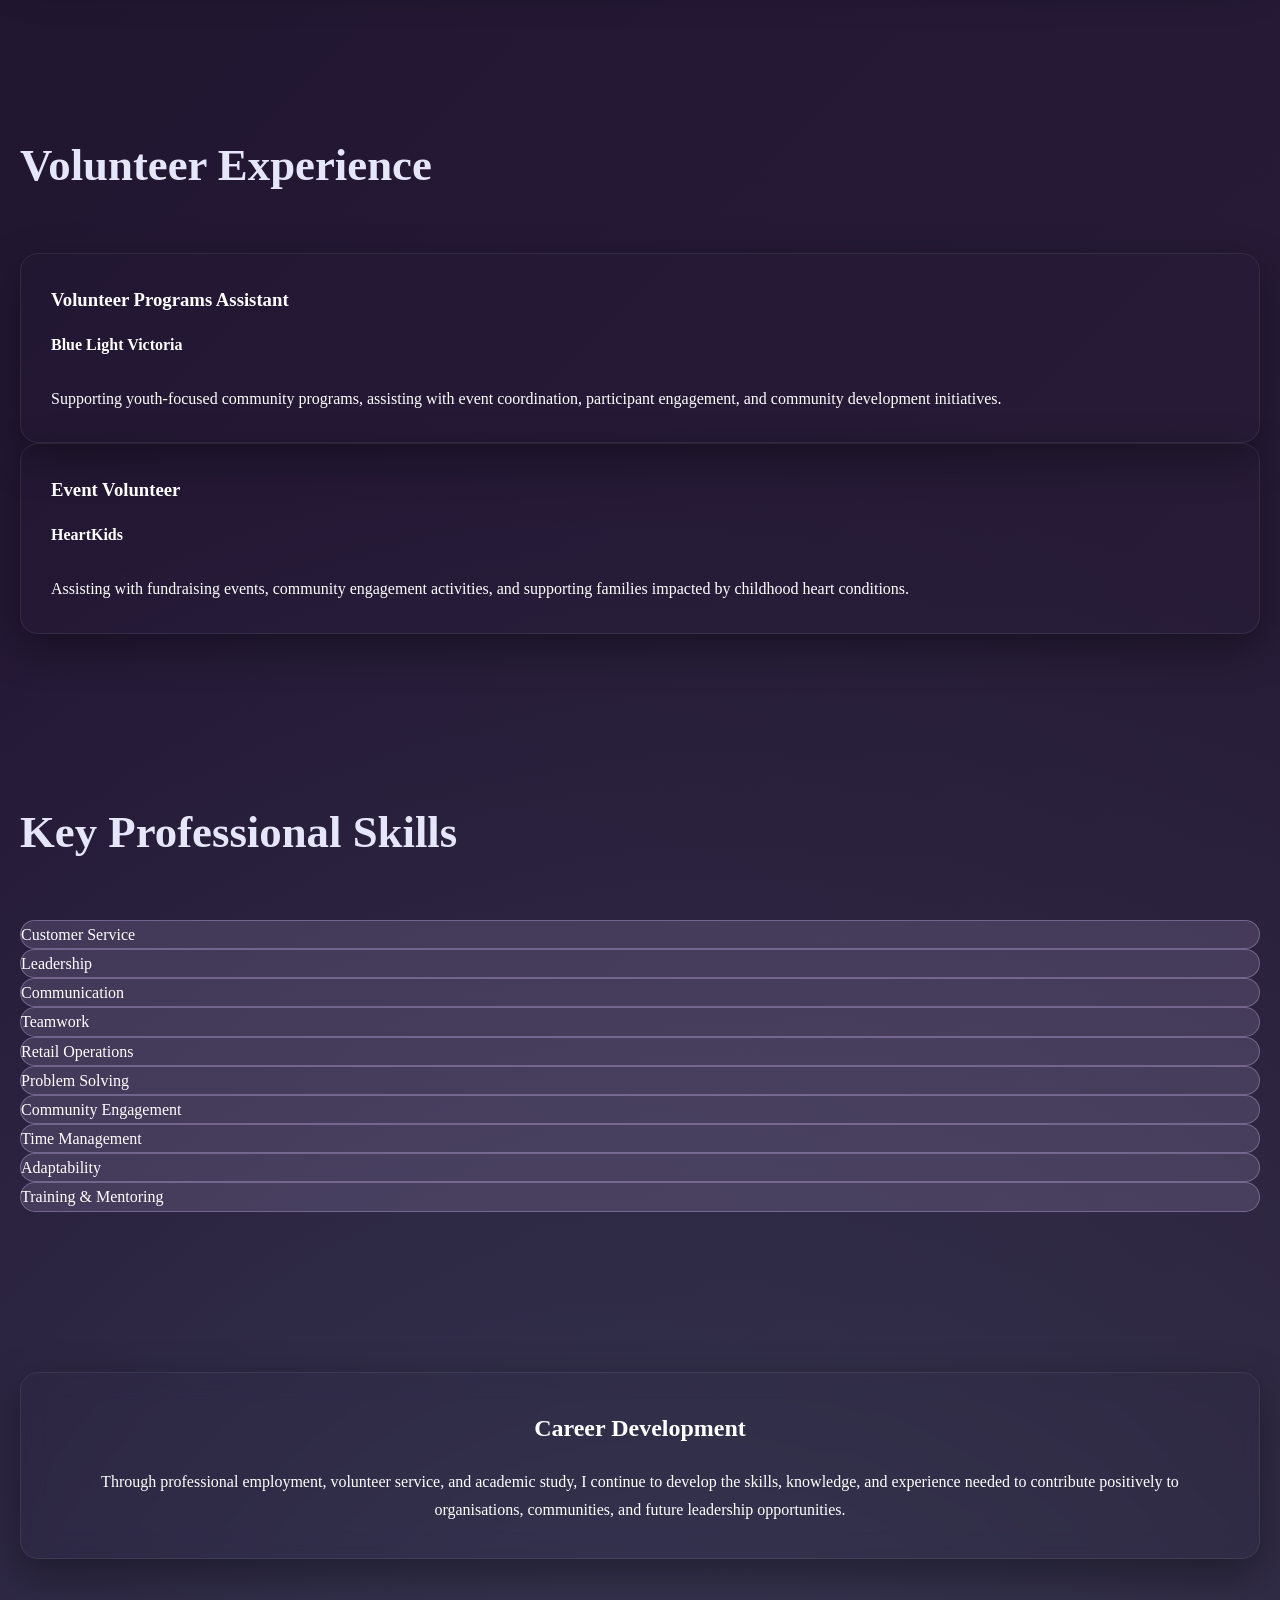
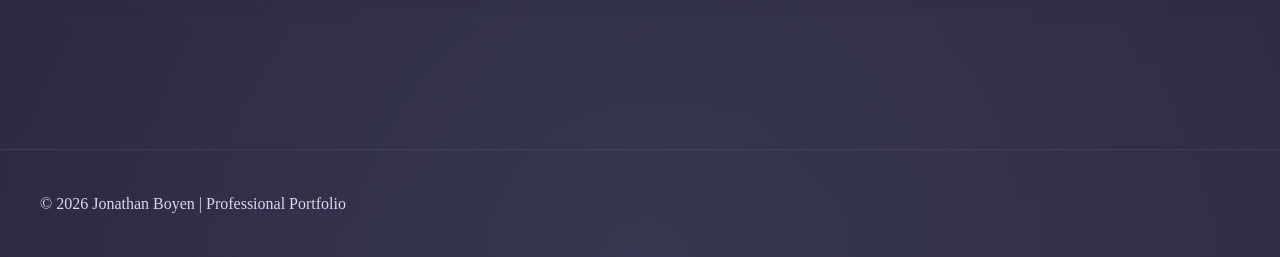
<file: experience.html>
<!DOCTYPE html>

<html lang="en">

<head>

<meta charset="UTF-8">
<meta name="viewport" content="width=device-width, initial-scale=1.0">

<title>Experience | Jonathan Boyen</title>

<link rel="stylesheet" href="css/style.css">

</head>

<body>

<nav>

<div class="nav-container">

    <a href="index.html" class="logo">
        Jonathan Boyen
    </a>

    <div class="nav-links">
        <a href="index.html">Home</a>
        <a href="about.html">About</a>
        <a href="experience.html">Experience</a>
        <a href="education.html">Education</a>
        <a href="volunteering.html">Volunteering</a>
        <a href="certifications.html">Certifications</a>
        <a href="contact.html">Contact</a>
        <a href="resume.html">Resume</a>
    </div>

</div>

</nav>

<section class="hero">

<div class="hero-content">

    <h1>Professional Experience</h1>

    <h2>
        Building Skills Through Work, Leadership & Community Engagement
    </h2>

    <p>
        My professional journey has provided valuable experience in customer service, leadership, teamwork, communication, business operations, and community engagement.
    </p>

</div>

</section>

<div class="container">

<h2 class="section-title">
    Current Employment
</h2>

<div class="card">

    <h3 style="color:#DFC5FE; margin-bottom:15px;">
        Store Assistant — ALDI Australia
    </h3>

    <p>
        Working within a fast-paced retail environment, delivering exceptional customer service while supporting store operations, stock management, merchandising, and operational efficiency.
    </p>

    <br>

    <p>
        This role has strengthened my communication skills, attention to detail, teamwork, adaptability, and ability to perform effectively under pressure.
    </p>

</div>

</div>

<div class="container">
  
<h2 class="section-title">
    Previous Experience
</h2>

<div class="grid">

    <div class="grid-card">

        <h3>Team Member</h3>

        <p>
            <strong>KFC South Pacific</strong>
        </p>

        <br>

        <p>
            Developed strong customer service, food preparation, teamwork, and operational skills while working in a high-volume hospitality environment.
        </p>

    </div>

    <div class="grid-card">

        <h3>Retail Services</h3>

        <p>
            <strong>CGL Retail Services</strong>
        </p>

        <br>

        <p>
            Assisted with retail merchandising, stock presentation, compliance checks, and customer-focused retail operations.
        </p>

    </div>

</div>

</div>

<div class="container">

<h2 class="section-title">
    Volunteer Experience
</h2>

<div class="grid">

    <div class="grid-card">

        <h3>Volunteer Programs Assistant</h3>

        <p>
            <strong>Blue Light Victoria</strong>
        </p>

        <br>

        <p>
            Supporting youth-focused community programs, assisting with event coordination, participant engagement, and community development initiatives.
        </p>

    </div>

    <div class="grid-card">

        <h3>Event Volunteer</h3>

        <p>
            <strong>HeartKids</strong>
        </p>

        <br>

        <p>
            Assisting with fundraising events, community engagement activities, and supporting families impacted by childhood heart conditions.
        </p>

    </div>

</div>

</div>

<div class="container">

<h2 class="section-title">
    Key Professional Skills
</h2>

<div class="tags">

    <div class="tag">Customer Service</div>
    <div class="tag">Leadership</div>
    <div class="tag">Communication</div>
    <div class="tag">Teamwork</div>
    <div class="tag">Retail Operations</div>
    <div class="tag">Problem Solving</div>
    <div class="tag">Community Engagement</div>
    <div class="tag">Time Management</div>
    <div class="tag">Adaptability</div>
    <div class="tag">Training & Mentoring</div>

</div>

</div>

<div class="container">

<div class="card" style="text-align:center;">

    <h2 style="margin-bottom:20px;">
        Career Development
    </h2>

    <p>
        Through professional employment, volunteer service, and academic study, I continue to develop the skills, knowledge, and experience needed to contribute positively to organisations, communities, and future leadership opportunities.
    </p>

</div>

</div>

<footer>

© 2026 Jonathan Boyen | Professional Portfolio

</footer>

</body>

</html>
</file>
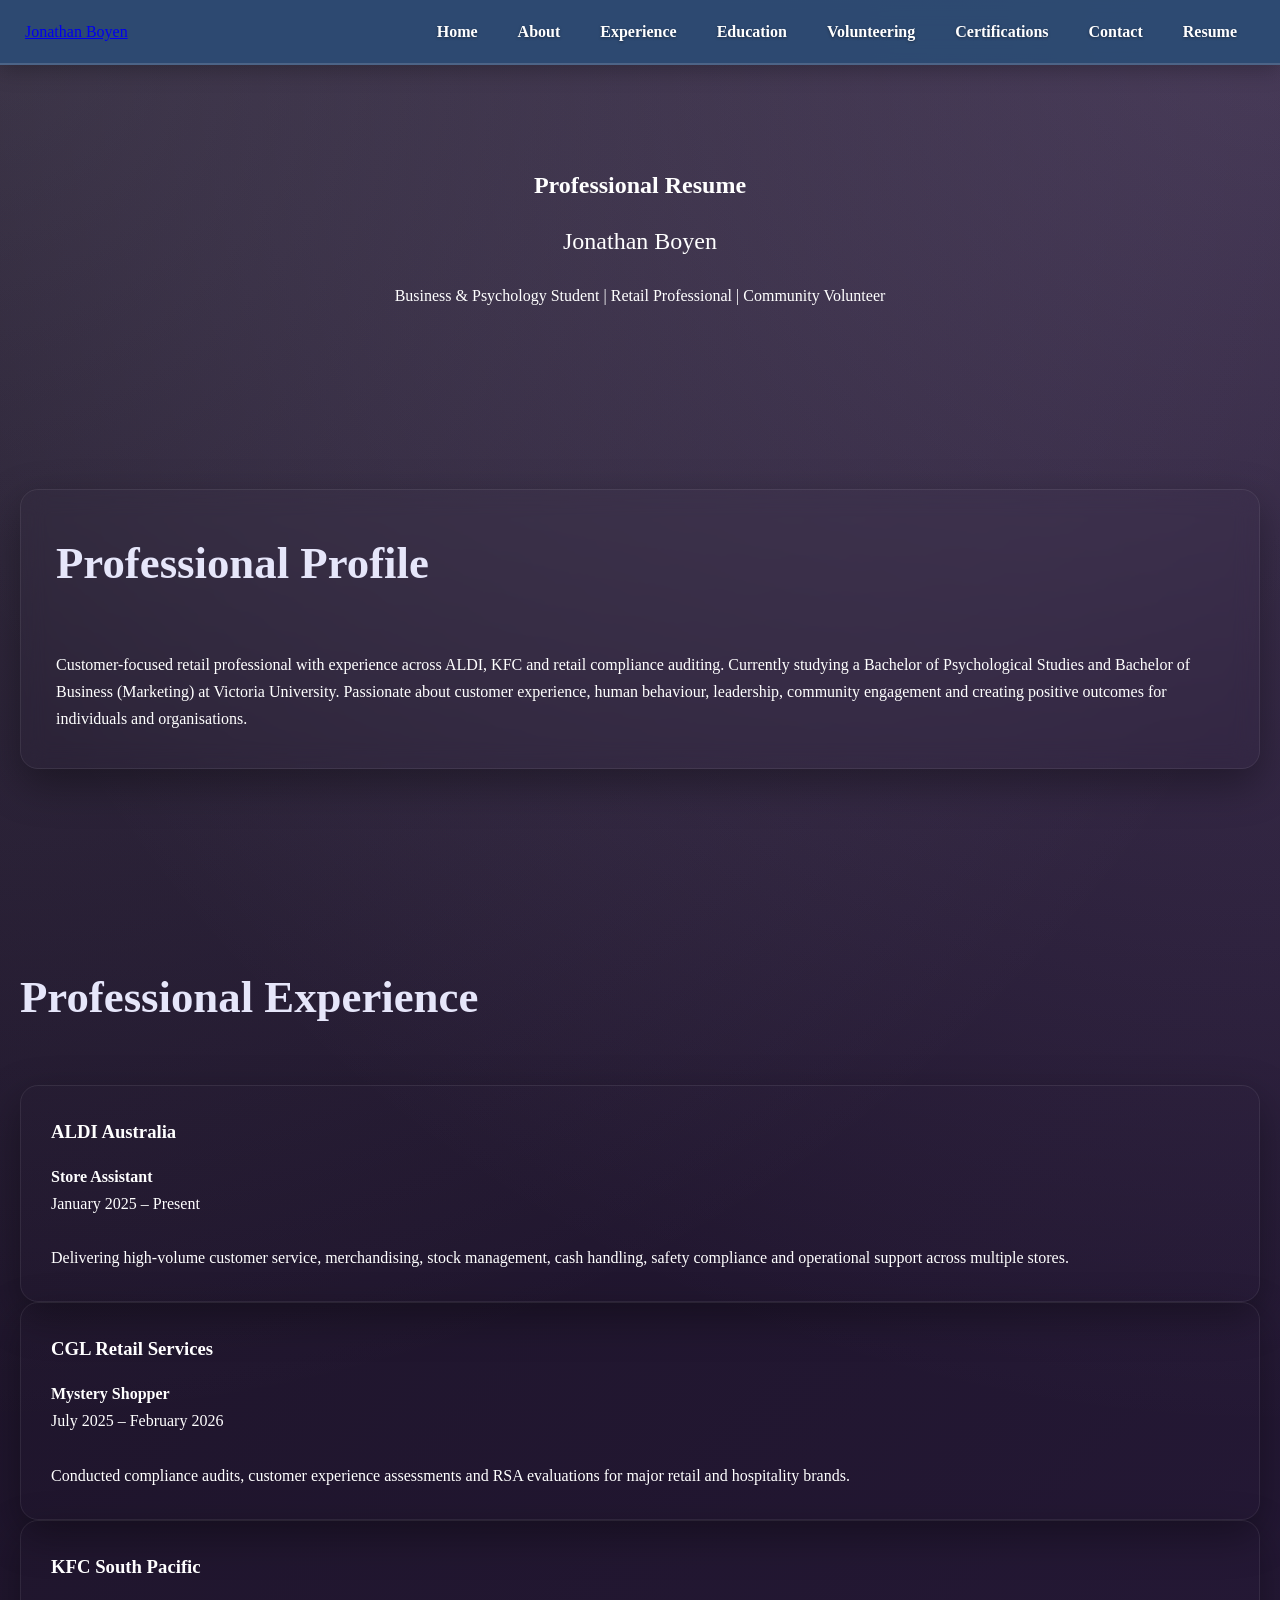
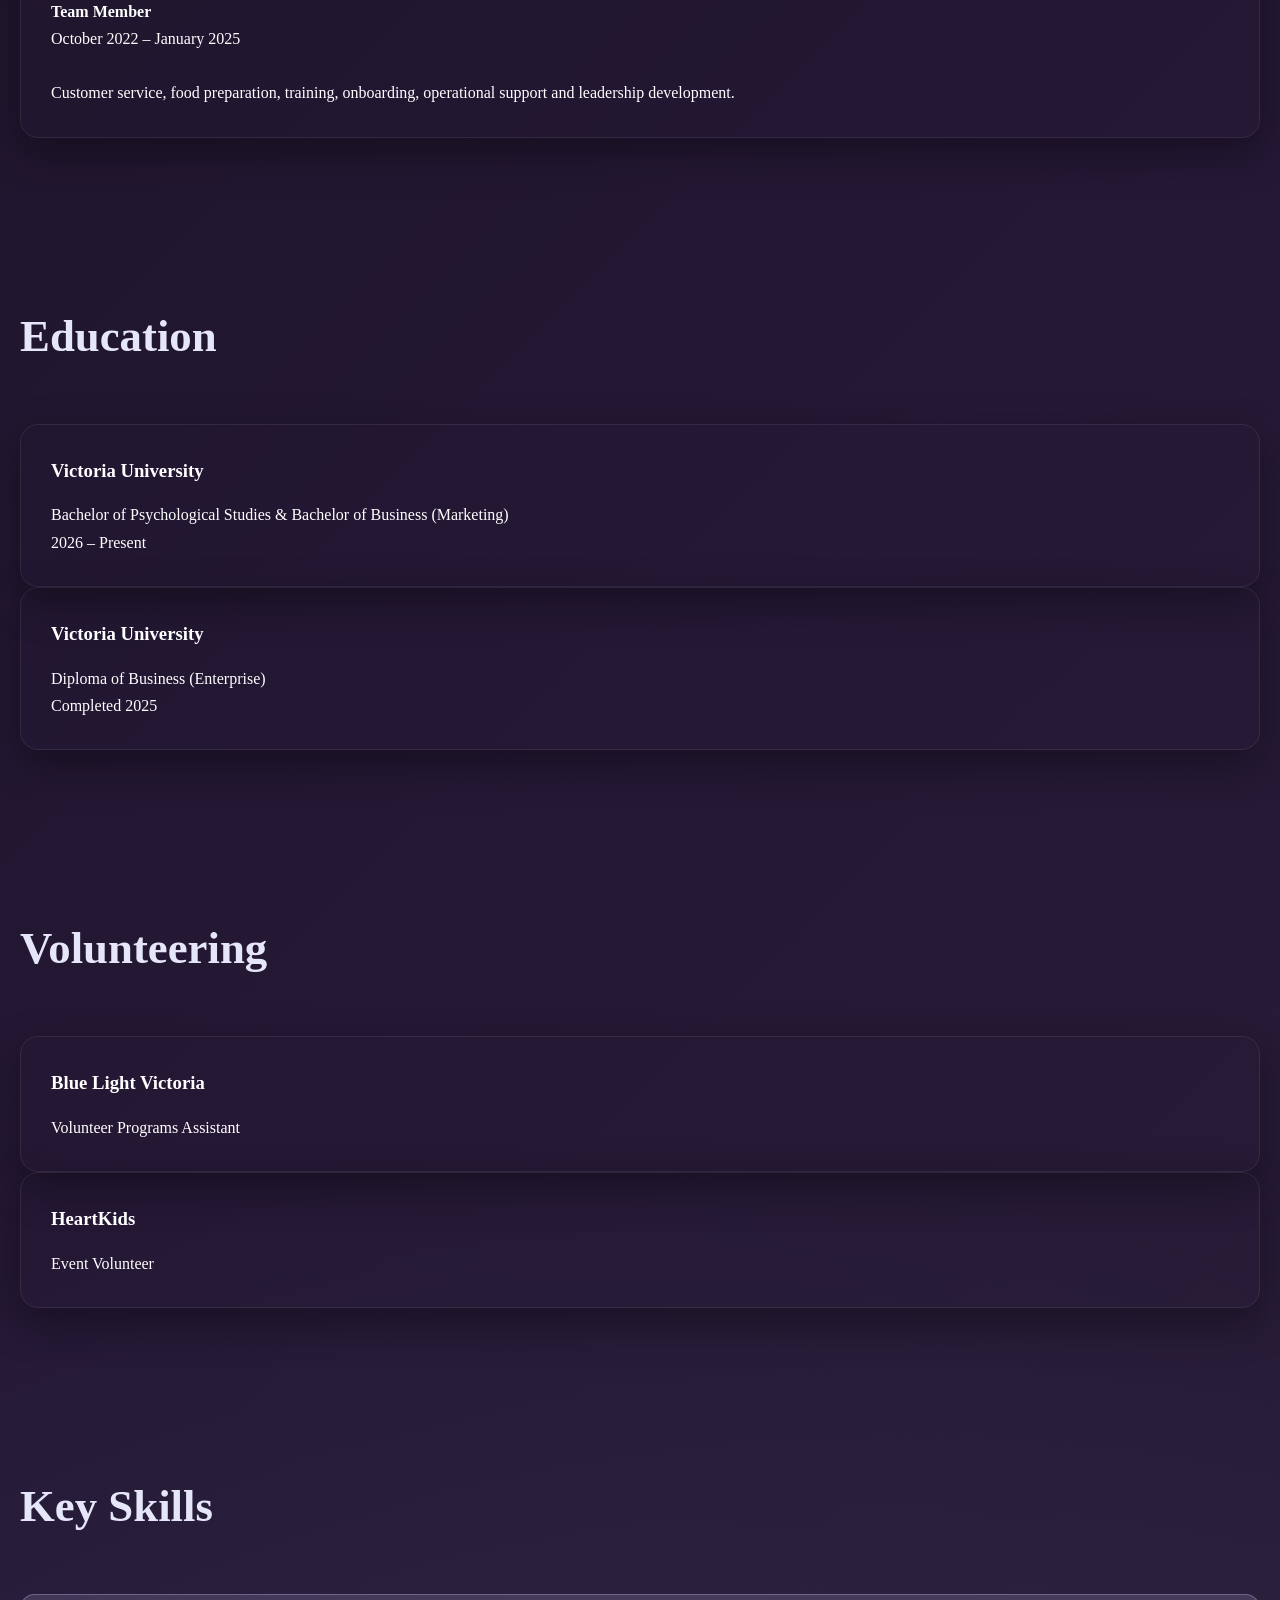
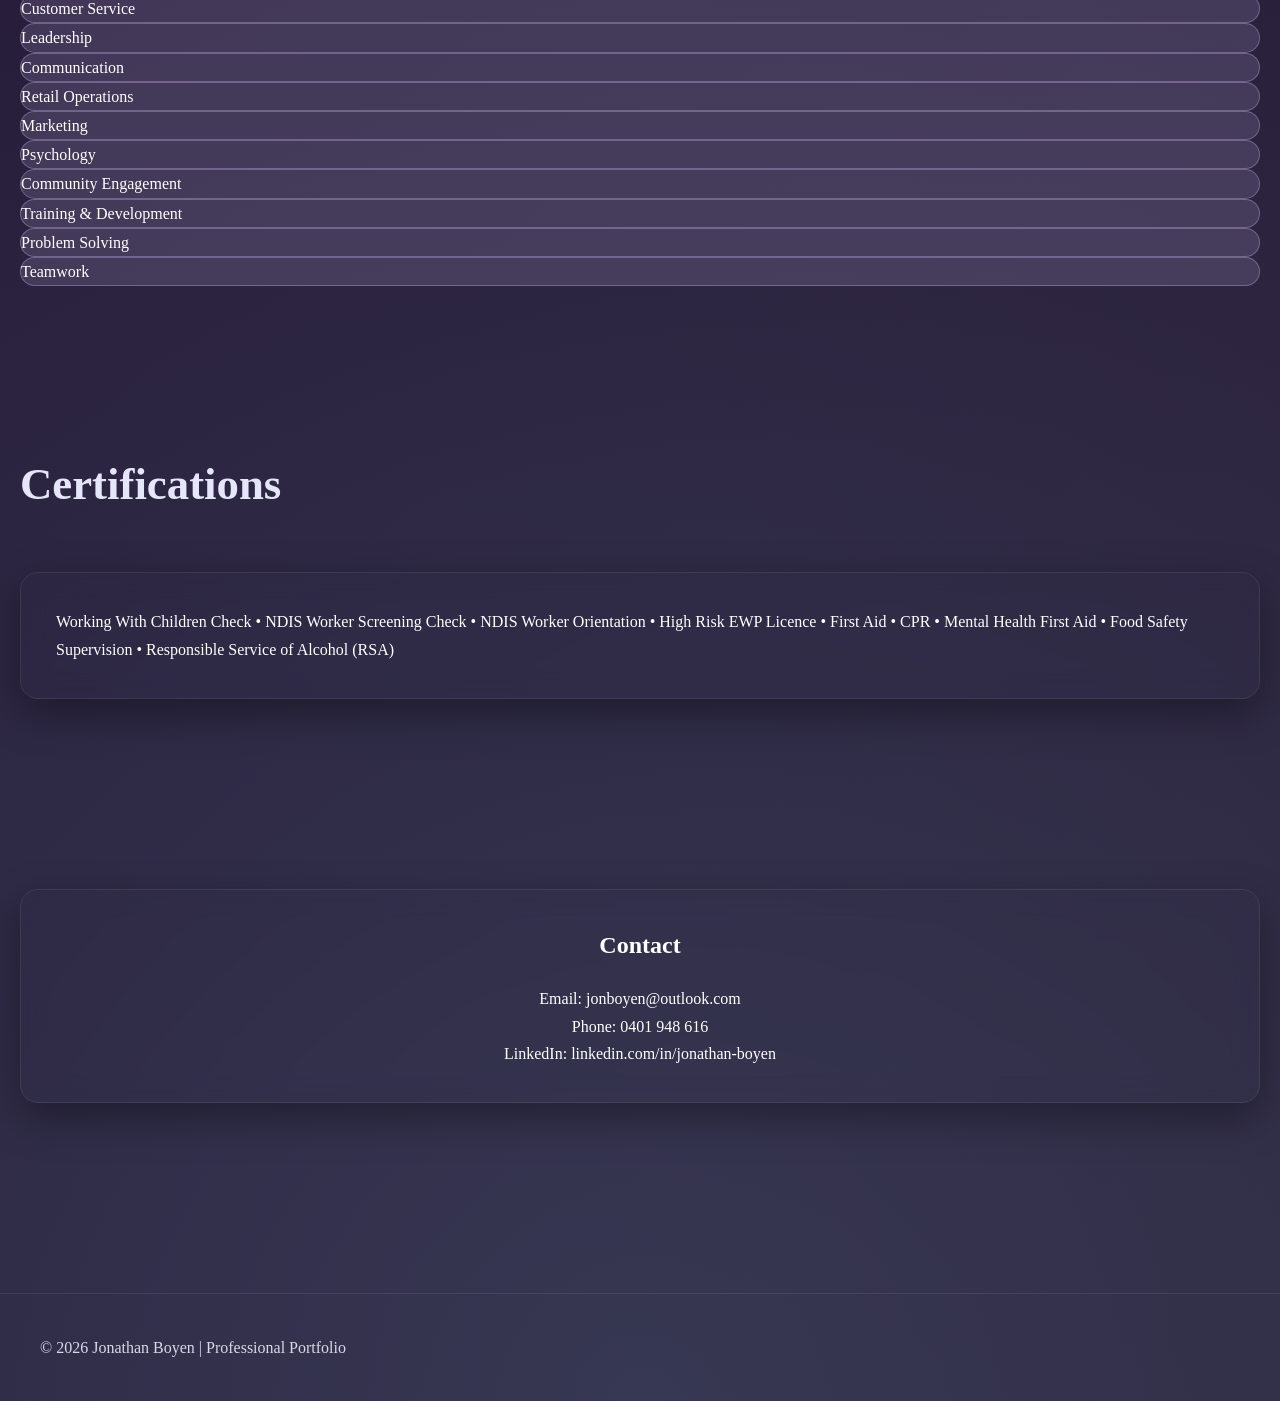
<file: resume.html>
<!DOCTYPE html>

<html lang="en">

<head>

<meta charset="UTF-8">
<meta name="viewport" content="width=device-width, initial-scale=1.0">

<title>Resume | Jonathan Boyen</title>

<link rel="stylesheet" href="css/style.css">

</head>

<body>

<nav>

<div class="nav-container">

    <a href="index.html" class="logo">
        Jonathan Boyen
    </a>

    <div class="nav-links">
        <a href="index.html">Home</a>
        <a href="about.html">About</a>
        <a href="experience.html">Experience</a>
        <a href="education.html">Education</a>
        <a href="volunteering.html">Volunteering</a>
        <a href="certifications.html">Certifications</a>
        <a href="contact.html">Contact</a>
        <a href="resume.html">Resume</a>
    </div>

</div>

</nav>

<section class="hero">

<div class="hero-content">

    <h1>Professional Resume</h1>

    <h2>
        Jonathan Boyen
    </h2>

    <p>
        Business & Psychology Student | Retail Professional | Community Volunteer
    </p>

</div>

</section>

<div class="container">

<div class="card">

    <h2 class="section-title">Professional Profile</h2>

    <p>
        Customer-focused retail professional with experience across ALDI, KFC and retail compliance auditing. Currently studying a Bachelor of Psychological Studies and Bachelor of Business (Marketing) at Victoria University. Passionate about customer experience, human behaviour, leadership, community engagement and creating positive outcomes for individuals and organisations.
    </p>

</div>

</div>

<div class="container">

<h2 class="section-title">
    Professional Experience
</h2>

<div class="grid">

    <div class="grid-card">
        <h3>ALDI Australia</h3>
        <p><strong>Store Assistant</strong></p>
        <p>January 2025 – Present</p>

        <br>

        <p>
            Delivering high-volume customer service, merchandising, stock management, cash handling, safety compliance and operational support across multiple stores.
        </p>
    </div>

    <div class="grid-card">
        <h3>CGL Retail Services</h3>
        <p><strong>Mystery Shopper</strong></p>
        <p>July 2025 – February 2026</p>

        <br>

        <p>
            Conducted compliance audits, customer experience assessments and RSA evaluations for major retail and hospitality brands.
        </p>
    </div>

    <div class="grid-card">
        <h3>KFC South Pacific</h3>
        <p><strong>Team Member</strong></p>
        <p>October 2022 – January 2025</p>

        <br>

        <p>
            Customer service, food preparation, training, onboarding, operational support and leadership development.
        </p>
    </div>

</div>

</div>

<div class="container">

<h2 class="section-title">
    Education
</h2>

<div class="grid">

    <div class="grid-card">
        <h3>Victoria University</h3>
        <p>
            Bachelor of Psychological Studies & Bachelor of Business (Marketing)
        </p>
        <p>2026 – Present</p>
    </div>

    <div class="grid-card">
        <h3>Victoria University</h3>
        <p>
            Diploma of Business (Enterprise)
        </p>
        <p>Completed 2025</p>
    </div>

</div>

</div>

<div class="container">

<h2 class="section-title">
    Volunteering
</h2>

<div class="grid">

    <div class="grid-card">
        <h3>Blue Light Victoria</h3>
        <p>
            Volunteer Programs Assistant
        </p>
    </div>

    <div class="grid-card">
        <h3>HeartKids</h3>
        <p>
            Event Volunteer
        </p>
    </div>

</div>

</div>

<div class="container">

<h2 class="section-title">
    Key Skills
</h2>

<div class="tags">

    <div class="tag">Customer Service</div>
    <div class="tag">Leadership</div>
    <div class="tag">Communication</div>
    <div class="tag">Retail Operations</div>
    <div class="tag">Marketing</div>
    <div class="tag">Psychology</div>
    <div class="tag">Community Engagement</div>
    <div class="tag">Training & Development</div>
    <div class="tag">Problem Solving</div>
    <div class="tag">Teamwork</div>

</div>

</div>

<div class="container">

<h2 class="section-title">
    Certifications
</h2>

<div class="card">

    <p>
        Working With Children Check • NDIS Worker Screening Check • NDIS Worker Orientation • High Risk EWP Licence • First Aid • CPR • Mental Health First Aid • Food Safety Supervision • Responsible Service of Alcohol (RSA)
    </p>

</div>

</div>

<div class="container">

<div class="card" style="text-align:center;">

    <h2 style="margin-bottom:20px;">
        Contact
    </h2>

    <p>
        Email: jonboyen@outlook.com
    </p>

    <p>
        Phone: 0401 948 616
    </p>

    <p>
        LinkedIn: linkedin.com/in/jonathan-boyen
    </p>

</div>

</div>

<footer>

© 2026 Jonathan Boyen | Professional Portfolio

</footer>

</body>

</html>
</file>
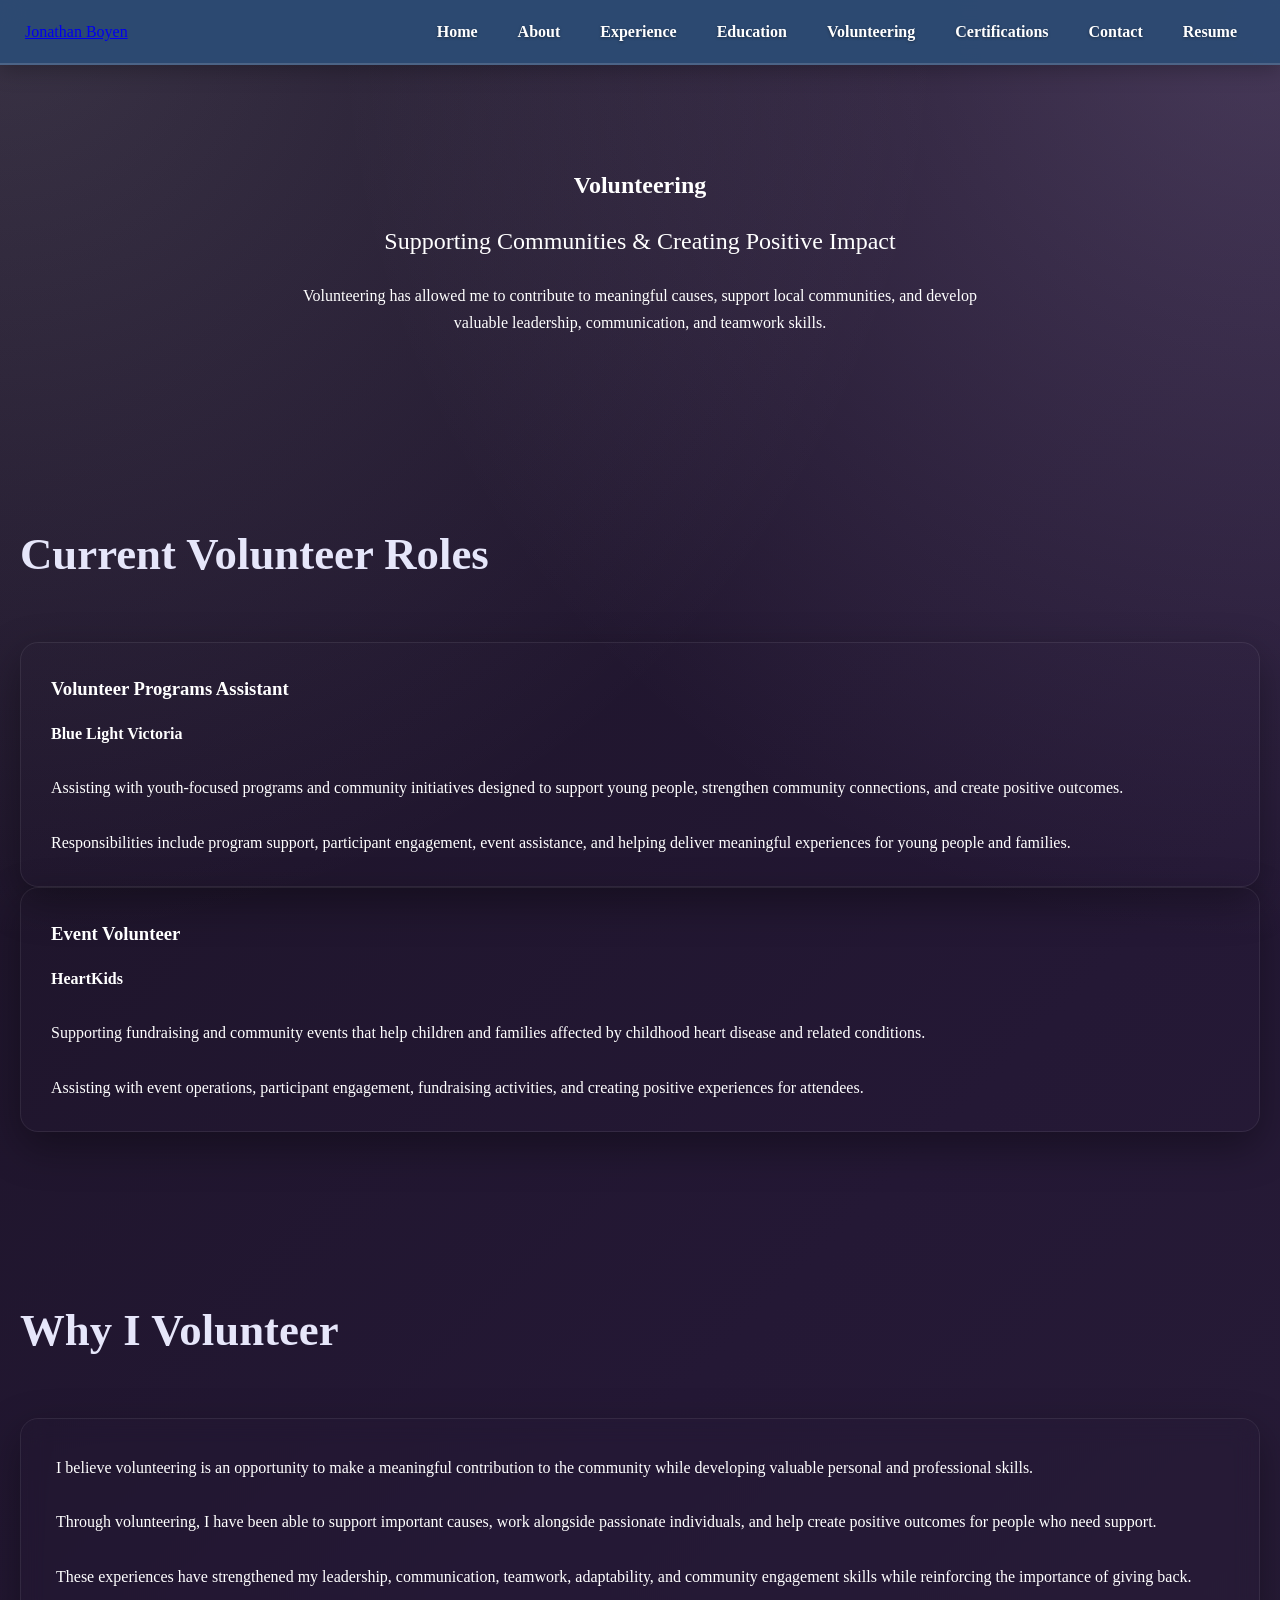
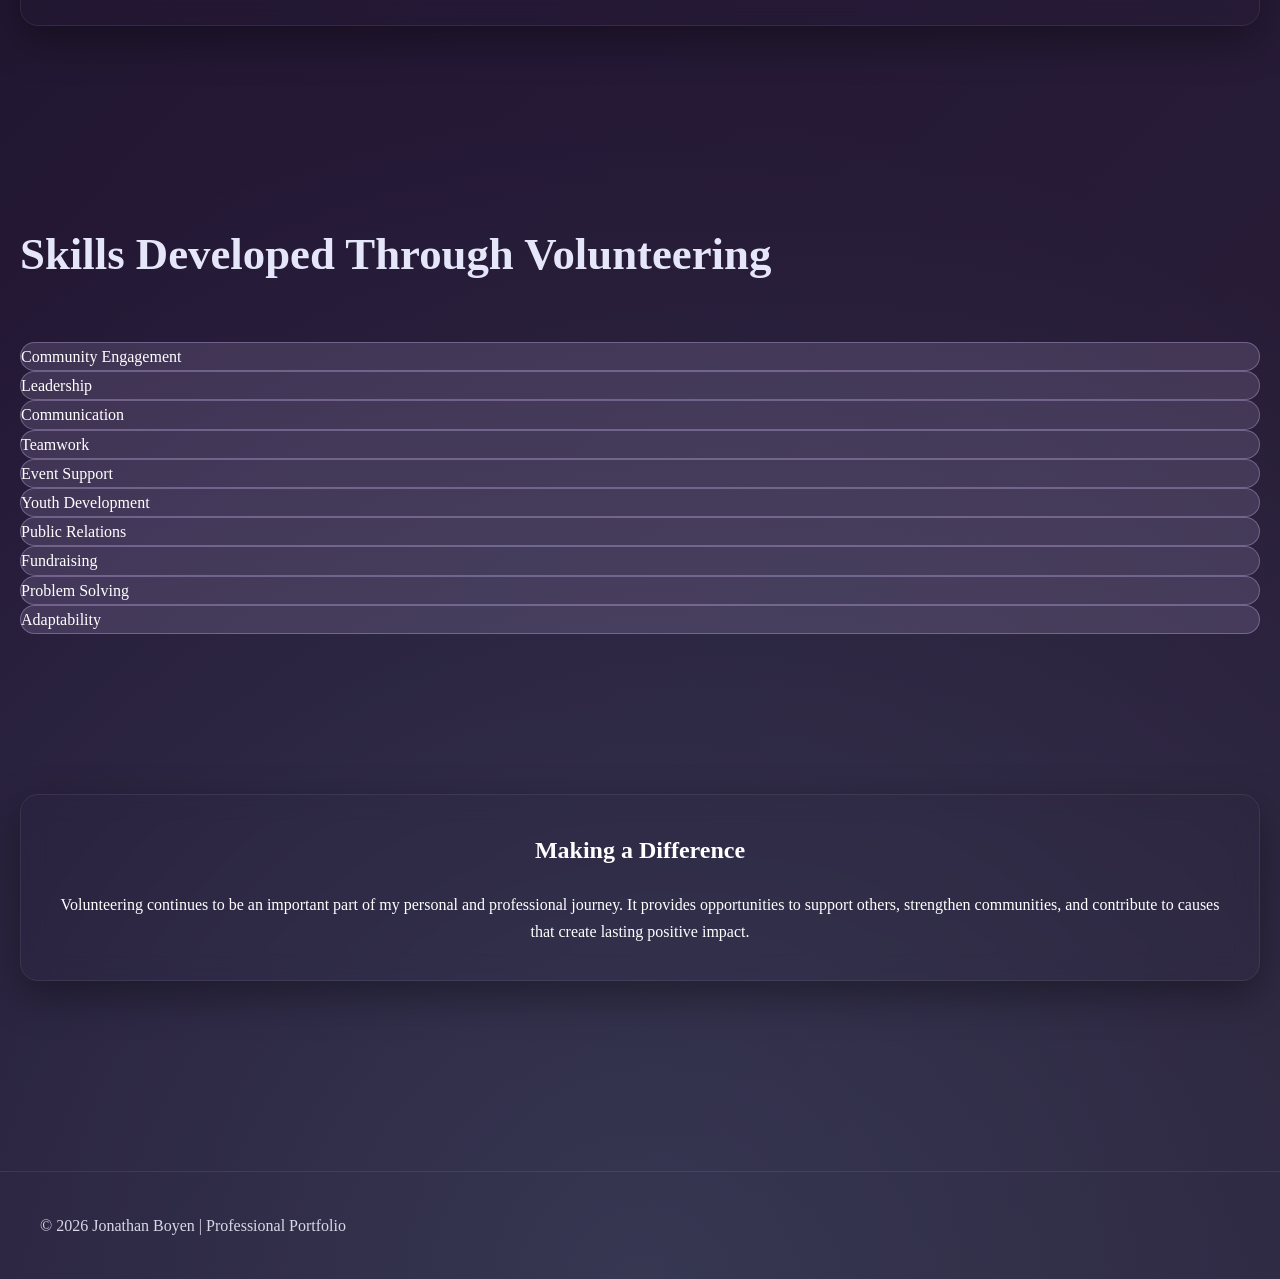
<file: volunteering.html>
<!DOCTYPE html>

<html lang="en">

<head>

<meta charset="UTF-8">
<meta name="viewport" content="width=device-width, initial-scale=1.0">

<title>Volunteering | Jonathan Boyen</title>

<link rel="stylesheet" href="css/style.css">

</head>

<body>

<nav>

<div class="nav-container">

    <a href="index.html" class="logo">
        Jonathan Boyen
    </a>

    <div class="nav-links">
        <a href="index.html">Home</a>
        <a href="about.html">About</a>
        <a href="experience.html">Experience</a>
        <a href="education.html">Education</a>
        <a href="volunteering.html">Volunteering</a>
        <a href="certifications.html">Certifications</a>
        <a href="contact.html">Contact</a>
        <a href="resume.html">Resume</a>
    </div>

</div>

</nav>

<section class="hero">

<div class="hero-content">

    <h1>Volunteering</h1>

    <h2>
        Supporting Communities & Creating Positive Impact
    </h2>

    <p>
        Volunteering has allowed me to contribute to meaningful causes, support local communities, and develop valuable leadership, communication, and teamwork skills.
    </p>

</div>

</section>

<div class="container">

<h2 class="section-title">
    Current Volunteer Roles
</h2>

<div class="grid">

    <div class="grid-card">

        <h3>Volunteer Programs Assistant</h3>

        <p>
            <strong>Blue Light Victoria</strong>
        </p>

        <br>

        <p>
            Assisting with youth-focused programs and community initiatives designed to support young people, strengthen community connections, and create positive outcomes.
        </p>

        <br>

        <p>
            Responsibilities include program support, participant engagement, event assistance, and helping deliver meaningful experiences for young people and families.
        </p>

    </div>

    <div class="grid-card">

        <h3>Event Volunteer</h3>

        <p>
            <strong>HeartKids</strong>
        </p>

        <br>

        <p>
            Supporting fundraising and community events that help children and families affected by childhood heart disease and related conditions.
        </p>

        <br>

        <p>
            Assisting with event operations, participant engagement, fundraising activities, and creating positive experiences for attendees.
        </p>

    </div>

</div>

</div>

<div class="container">

<h2 class="section-title">
    Why I Volunteer
</h2>

<div class="card">

    <p>
        I believe volunteering is an opportunity to make a meaningful contribution to the community while developing valuable personal and professional skills.
    </p>

    <br>

    <p>
        Through volunteering, I have been able to support important causes, work alongside passionate individuals, and help create positive outcomes for people who need support.
    </p>

    <br>

    <p>
        These experiences have strengthened my leadership, communication, teamwork, adaptability, and community engagement skills while reinforcing the importance of giving back.
    </p>

</div>

</div>

<div class="container">

<h2 class="section-title">
    Skills Developed Through Volunteering
</h2>

<div class="tags">

    <div class="tag">Community Engagement</div>
    <div class="tag">Leadership</div>
    <div class="tag">Communication</div>
    <div class="tag">Teamwork</div>
    <div class="tag">Event Support</div>
    <div class="tag">Youth Development</div>
    <div class="tag">Public Relations</div>
    <div class="tag">Fundraising</div>
    <div class="tag">Problem Solving</div>
    <div class="tag">Adaptability</div>

</div>

</div>

<div class="container">

<div class="card" style="text-align:center;">

    <h2 style="margin-bottom:20px;">
        Making a Difference
    </h2>

    <p>
        Volunteering continues to be an important part of my personal and professional journey. It provides opportunities to support others, strengthen communities, and contribute to causes that create lasting positive impact.
    </p>

</div>

</div>

<footer>

© 2026 Jonathan Boyen | Professional Portfolio

</footer>

</body>

</html>
</file>
<file: css/style.css>
/* =========================================
JONATHAN BOYEN PORTFOLIO
LAVENDER DARK THEME
========================================= */

*{
margin:0;
padding:0;
box-sizing:border-box;
}

:root{

```
--primary:#DFC5FE;
--primary-light:#E6E6FA;
--secondary:#87CEEB;

--bg:#1B1325;
--bg-secondary:#241835;

--surface:#2A1F38;
--surface-light:#3A2A4D;

--nav:#4A7BA7;

--text:#FFFFFF;
--text-muted:#D8D8E8;

--border:rgba(255,255,255,0.10);

--shadow:
    0 15px 40px rgba(0,0,0,0.35);
```

}

html{
scroll-behavior:smooth;
}

body{

```
font-family:
    "Segoe UI",
    Arial,
    sans-serif;

color:var(--text);

line-height:1.7;

overflow-x:hidden;

background:

    radial-gradient(
        circle at top left,
        rgba(230,230,250,0.15),
        transparent 30%
    ),

    radial-gradient(
        circle at top right,
        rgba(223,197,254,0.20),
        transparent 30%
    ),

    radial-gradient(
        circle at bottom,
        rgba(135,206,235,0.15),
        transparent 40%
    ),

    linear-gradient(
        135deg,
        #1B1325,
        #241835,
        #2A1F38
    );

min-height:100vh;
```

}

/* =========================
NAVIGATION
========================= */

nav{

```
position:sticky;
top:0;

z-index:1000;

background:rgba(45, 75, 115, 0.97);

backdrop-filter:blur(12px);

border-bottom:2px solid rgba(255,255,255,0.15);

box-shadow:0 5px 20px rgba(0,0,0,0.25);
```

}

.nav-container{

```
max-width:1300px;

margin:auto;

padding:18px 25px;

display:flex;

justify-content:space-between;

align-items:center;
```

}

.logo a{

    color:#FFFFFF;

    text-decoration:none;

    padding:10px 18px;

    font-weight:600;

    transition:all .3s ease;

    position:relative;

    text-shadow:
        0 1px 3px rgba(0,0,0,0.4);

}

.nav-links{

```
display:flex;

align-items:center;

gap:0;
```

}

.nav-links a{

    color:#FFFFFF;

    text-decoration:none;

    padding:10px 18px;

    font-weight:600;

    transition:all .3s ease;

    position:relative;

    text-shadow:
        0 1px 3px rgba(0,0,0,0.4);

}

/* Divider between menu items */

.nav-links a:not(:last-child)::after{

```
content:"";

position:absolute;

right:0;

top:50%;

transform:translateY(-50%);

width:1px;

height:20px;

background:rgba(255,255,255,0.35);
```

}

/* Hover effect */

.nav-links a:hover{

```
background:rgba(255,255,255,0.15);

color:#FFFFFF;

border-radius:8px;
```

}

/* Current page effect */

.nav-links a:active{

```
background:rgba(255,255,255,0.2);
```

}


/* =========================
HERO SECTION
========================= */

.hero{

```
min-height:90vh;

display:flex;

justify-content:center;

align-items:center;

text-align:center;

padding:100px 20px;
```

}

.hero-content{

```
max-width:900px;
```

}

.profile-image{

```
width:220px;

height:220px;

object-fit:cover;

border-radius:50%;

border:5px solid var(--primary);

box-shadow:var(--shadow);

margin-bottom:30px;
```

}

.hero h1{

```
font-size:4rem;

margin-bottom:15px;
```

}

.hero h2{

```
color:var(--primary-light);

font-weight:500;

margin-bottom:20px;
```

}

.hero p{

```
color:var(--text-muted);

max-width:700px;

margin:auto;
```

}

/* =========================
BUTTONS
========================= */

.btn{

```
display:inline-block;

margin-top:20px;

padding:14px 28px;

background:
    linear-gradient(
        135deg,
        #DFC5FE,
        #87CEEB
    );

color:#1B1325;

text-decoration:none;

border-radius:10px;

font-weight:700;

transition:.3s;
```

}

.btn:hover{

```
transform:translateY(-4px);

box-shadow:
    0 10px 25px rgba(135,206,235,0.25);
```

}

/* =========================
PAGE LAYOUT
========================= */

.container{

```
max-width:1300px;

margin:auto;

padding:80px 20px;
```

}

.section-title{

```
text-align:center;

margin-bottom:50px;

font-size:2.8rem;

color:var(--primary-light);
```

}

/* =========================
CARDS
========================= */

.card{

```
background:
    rgba(42,31,56,0.85);

backdrop-filter:
    blur(12px);

border:
    1px solid rgba(255,255,255,0.08);

border-radius:18px;

padding:35px;

box-shadow:var(--shadow);

margin-bottom:30px;
```

}

.card p{

```
color:var(--text-muted);
```

}

/* =========================
GRID
========================= */

.grid{

```
display:grid;

grid-template-columns:
    repeat(auto-fit,minmax(280px,1fr));

gap:25px;
```

}

.grid-card{

```
background:
    rgba(42,31,56,0.85);

border:
    1px solid rgba(255,255,255,0.08);

border-radius:18px;

padding:30px;

box-shadow:var(--shadow);

transition:.3s;
```

}

.grid-card:hover{

```
transform:translateY(-8px);

border-color:
    rgba(223,197,254,0.5);
```

}

.grid-card h3{

```
color:var(--primary-light);

margin-bottom:15px;
```

}

.grid-card p{

```
color:var(--text-muted);
```

}

/* =========================
TAGS
========================= */

.tags{

```
display:flex;

flex-wrap:wrap;

gap:15px;

justify-content:center;
```

}

.tag{

```
padding:12px 22px;

border-radius:999px;

background:
    rgba(223,197,254,0.15);

border:
    1px solid rgba(223,197,254,0.3);

color:white;
```

}

/* =========================
FOOTER
========================= */

footer{

```
text-align:center;

padding:40px;

margin-top:80px;

border-top:
    1px solid rgba(255,255,255,0.08);

color:var(--text-muted);
```

}

/* =========================
MOBILE
========================= */

@media(max-width:768px){

```
.nav-container{

    flex-direction:column;

    gap:15px;

}

.nav-links{

    flex-wrap:wrap;

    justify-content:center;

    gap:12px;

}

.hero{

    min-height:70vh;

}

.hero h1{

    font-size:2.6rem;

}

.hero h2{

    font-size:1.1rem;

}

.section-title{

    font-size:2rem;

}

.profile-image{

    width:170px;

    height:170px;

}
```

}
</file>
